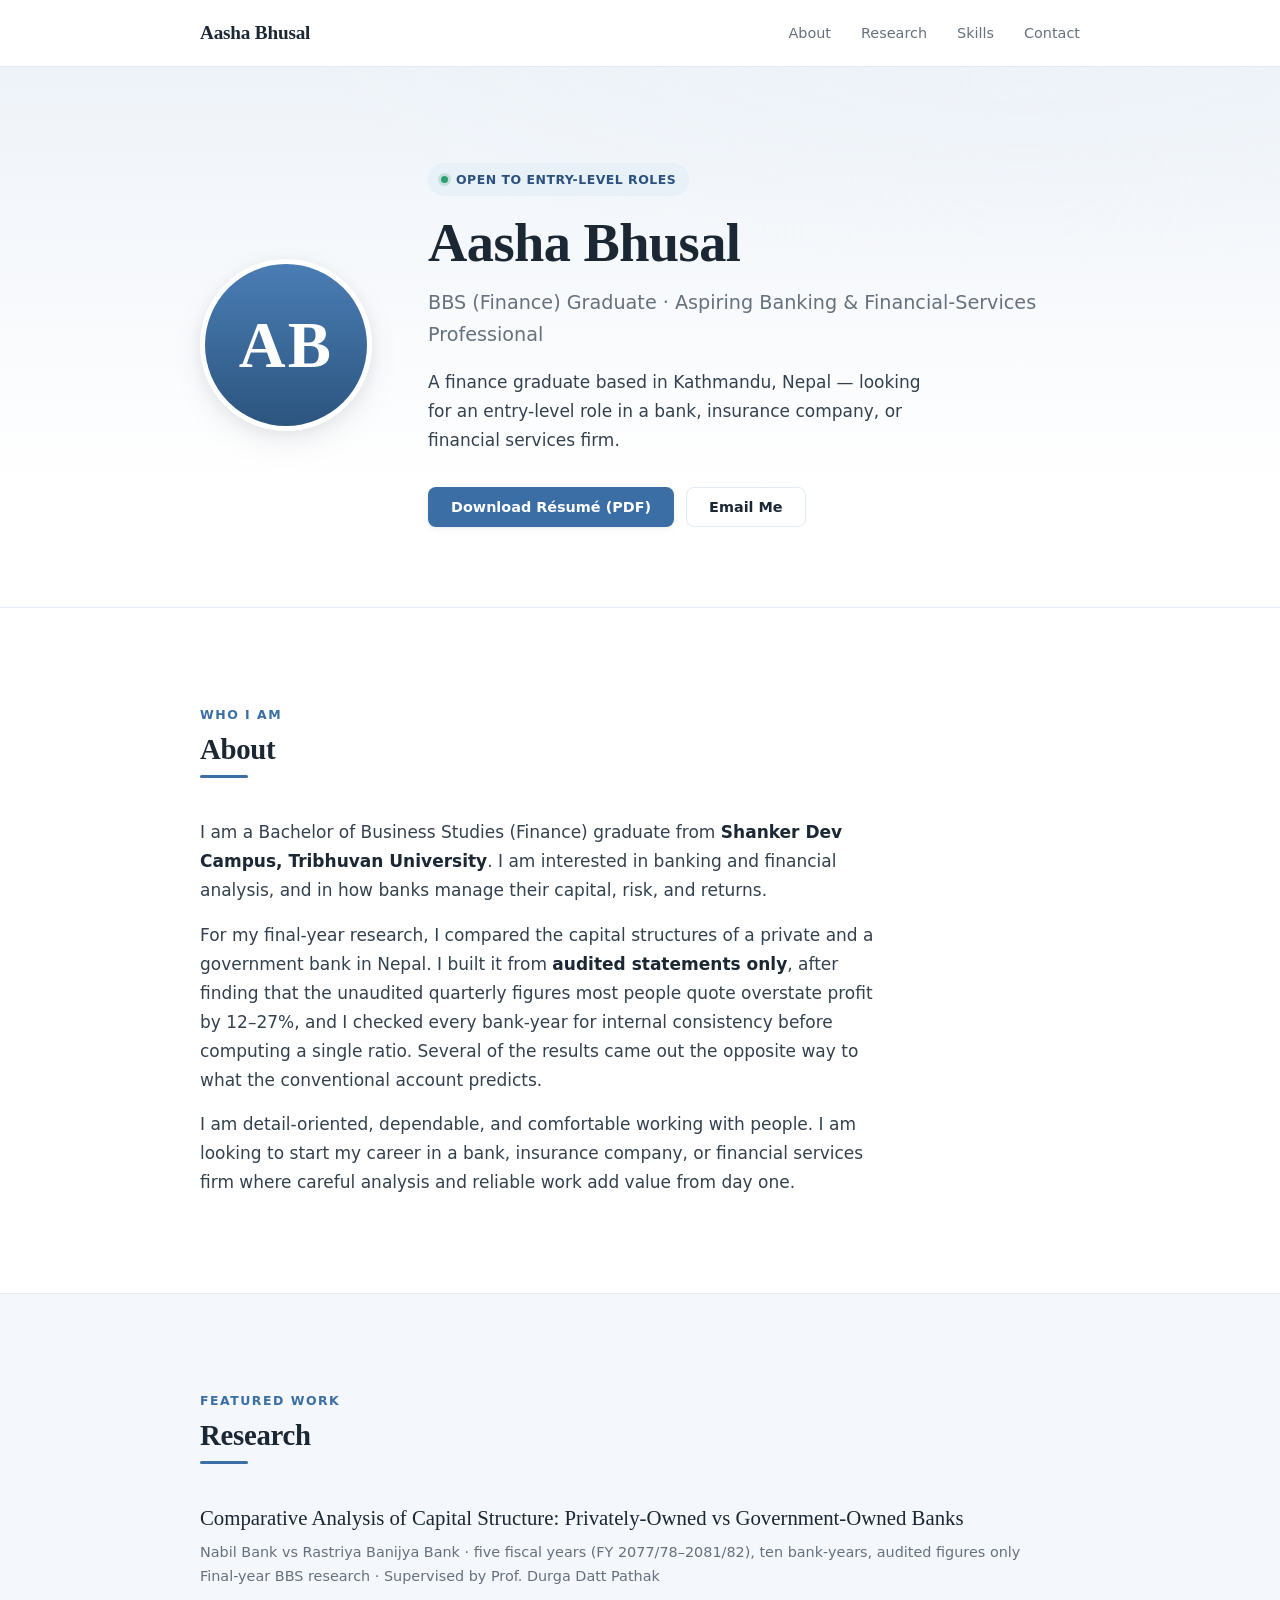
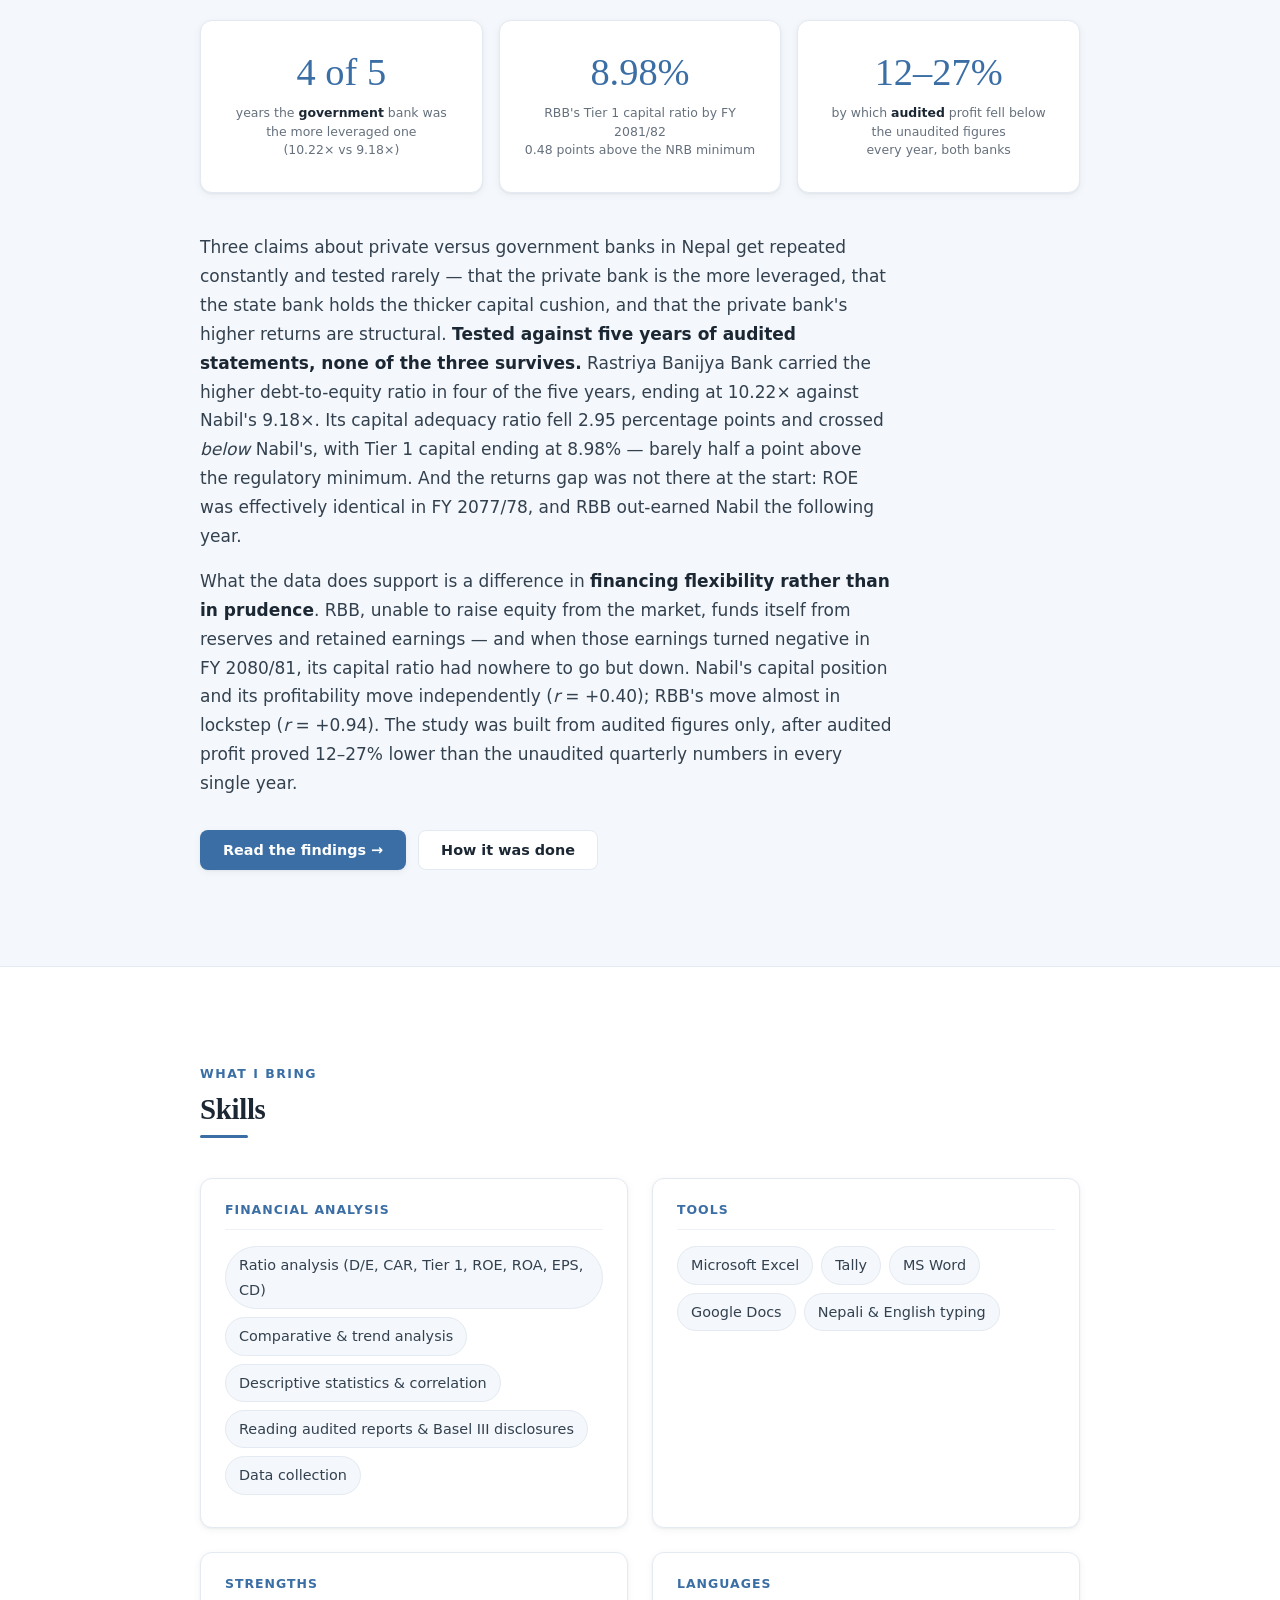
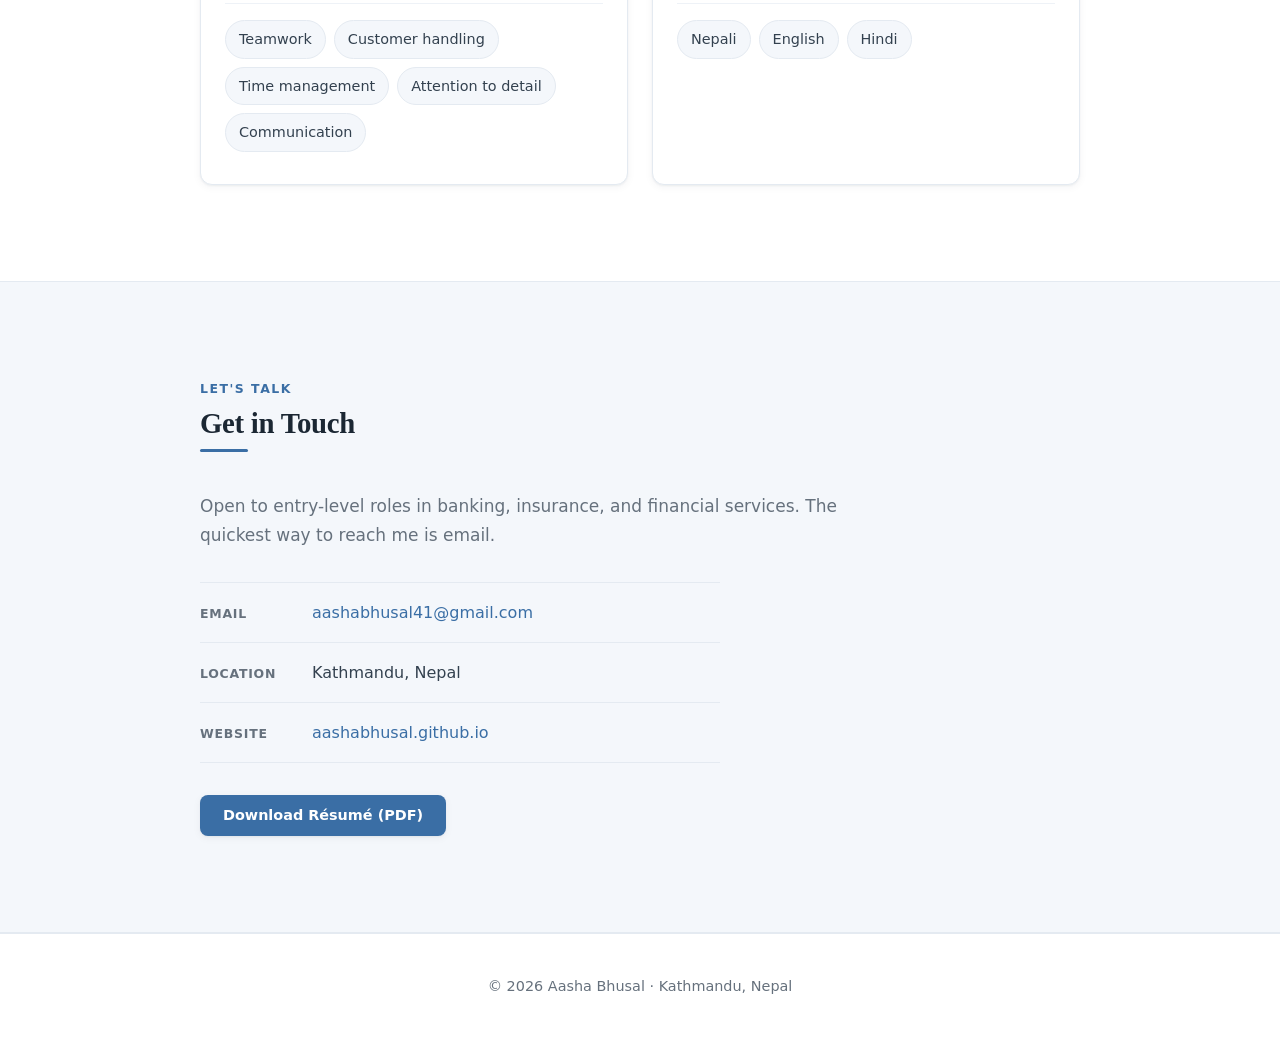
<file: index.html>
<!DOCTYPE html>
<html lang="en">
<head>
  <meta charset="UTF-8">
  <meta name="viewport" content="width=device-width, initial-scale=1.0">
  <title>Aasha Bhusal | Finance Graduate</title>
  <meta name="description" content="Aasha Bhusal. BBS (Finance) graduate from Tribhuvan University. Aspiring banking and financial services professional based in Kathmandu, Nepal.">
  <meta property="og:type" content="website">
  <meta property="og:title" content="Aasha Bhusal | BBS (Finance) Graduate">
  <meta property="og:description" content="Finance graduate based in Kathmandu, Nepal. Featured research: five years of audited data on Nabil Bank and Rastriya Banijya Bank, in which the government bank turns out to be the more leveraged one.">
  <link rel="icon" href="data:image/svg+xml,<svg xmlns='http://www.w3.org/2000/svg' viewBox='0 0 100 100'><text y='.9em' font-size='90'>📊</text></svg>">
  <link rel="stylesheet" href="style.css">
</head>
<body>

  <a class="visually-hidden skip-link" href="#about">Skip to content</a>

  <!-- ============ NAV ============ -->
  <header class="nav">
    <div class="container nav__inner">
      <a class="nav__brand" href="#top">Aasha&nbsp;Bhusal</a>
      <nav class="nav__links">
        <a href="#about">About</a>
        <a href="#research">Research</a>
        <a href="#skills">Skills</a>
        <a href="#contact">Contact</a>
      </nav>
    </div>
  </header>

  <!-- ============ HERO ============ -->
  <section id="top" class="hero">
    <div class="container hero__inner">
      <!-- Replace photo.svg with a real headshot: put photo.jpg in this folder
           and change the src below to "photo.jpg". Keep it roughly square. -->
      <img class="hero__photo" src="photo.svg" alt="Portrait of Aasha Bhusal">
      <div class="hero__text">
        <span class="hero__badge">Open to entry-level roles</span>
        <h1 class="hero__name">Aasha Bhusal</h1>
        <p class="hero__tagline">BBS (Finance) Graduate · Aspiring Banking &amp; Financial-Services Professional</p>
        <p class="hero__intro">
          A finance graduate based in Kathmandu, Nepal — looking for an entry-level role in a bank,
          insurance company, or financial services firm.
        </p>
        <div class="hero__actions">
          <a class="btn btn--primary" href="resume.pdf">Download Résumé (PDF)</a>
          <a class="btn btn--ghost" href="mailto:aashabhusal41@gmail.com">Email Me</a>
        </div>
      </div>
    </div>
  </section>

  <!-- ============ ABOUT ============ -->
  <section id="about" class="section">
    <div class="container">
      <header class="section__head">
        <p class="section__kicker">Who I am</p>
        <h2 class="section__title section__title--line">About</h2>
      </header>
      <div class="prose">
        <p>
          I am a Bachelor of Business Studies (Finance) graduate from
          <strong>Shanker Dev Campus, Tribhuvan University</strong>. I am interested in banking and
          financial analysis, and in how banks manage their capital, risk, and returns.
        </p>
        <p>
          For my final-year research, I compared the capital structures of a private and a government bank
          in Nepal. I built it from <strong>audited statements only</strong>, after finding that the
          unaudited quarterly figures most people quote overstate profit by 12–27%, and I checked every
          bank-year for internal consistency before computing a single ratio. Several of the results came
          out the opposite way to what the conventional account predicts.
        </p>
        <p>
          I am detail-oriented, dependable, and comfortable working with people. I am looking to start my
          career in a bank, insurance company, or financial services firm where careful analysis and
          reliable work add value from day one.
        </p>
      </div>
    </div>
  </section>

  <!-- ============ RESEARCH ============ -->
  <section id="research" class="section section--alt">
    <div class="container">
      <header class="section__head">
        <p class="section__kicker">Featured work</p>
        <h2 class="section__title section__title--line">Research</h2>
      </header>
      <p class="research__title">
        Comparative Analysis of Capital Structure: Privately-Owned vs Government-Owned Banks
      </p>
      <p class="research__sub">
        Nabil Bank vs Rastriya Banijya Bank · five fiscal years (FY 2077/78–2081/82), ten bank-years,
        audited figures only<br>
        Final-year BBS research · Supervised by Prof. Durga Datt Pathak
      </p>

      <div class="stats">
        <div class="stat">
          <span class="stat__num">4 of 5</span>
          <span class="stat__label">years the <strong>government</strong> bank was the more leveraged one<br>(10.22× vs 9.18×)</span>
        </div>
        <div class="stat">
          <span class="stat__num">8.98%</span>
          <span class="stat__label">RBB's Tier 1 capital ratio by FY 2081/82<br>0.48 points above the NRB minimum</span>
        </div>
        <div class="stat">
          <span class="stat__num">12–27%</span>
          <span class="stat__label">by which <strong>audited</strong> profit fell below the unaudited figures<br>every year, both banks</span>
        </div>
      </div>

      <div class="prose">
        <p>
          Three claims about private versus government banks in Nepal get repeated constantly and tested
          rarely — that the private bank is the more leveraged, that the state bank holds the thicker
          capital cushion, and that the private bank's higher returns are structural.
          <strong>Tested against five years of audited statements, none of the three survives.</strong>
          Rastriya Banijya Bank carried the higher debt-to-equity ratio in four of the five years, ending
          at 10.22× against Nabil's 9.18×. Its capital adequacy ratio fell 2.95 percentage points and
          crossed <em>below</em> Nabil's, with Tier 1 capital ending at 8.98% — barely half a point above
          the regulatory minimum. And the returns gap was not there at the start: ROE was effectively
          identical in FY 2077/78, and RBB out-earned Nabil the following year.
        </p>
        <p>
          What the data does support is a difference in <strong>financing flexibility rather than in
          prudence</strong>. RBB, unable to raise equity from the market, funds itself from reserves and
          retained earnings — and when those earnings turned negative in FY 2080/81, its capital ratio had
          nowhere to go but down. Nabil's capital position and its profitability move independently
          (<i>r</i> = +0.40); RBB's move almost in lockstep (<i>r</i> = +0.94). The study was built from
          audited figures only, after audited profit proved 12–27% lower than the unaudited quarterly
          numbers in every single year.
        </p>
      </div>

      <p class="research__more">
        <a class="btn btn--primary" href="research.html">Read the findings →</a>
        <a class="btn btn--ghost" href="methods.html">How it was done</a>
      </p>
    </div>
  </section>

  <!-- ============ SKILLS ============ -->
  <section id="skills" class="section">
    <div class="container">
      <header class="section__head">
        <p class="section__kicker">What I bring</p>
        <h2 class="section__title section__title--line">Skills</h2>
      </header>
      <div class="skills">
        <div class="skills__group">
          <h3>Financial Analysis</h3>
          <ul class="chips">
            <li>Ratio analysis (D/E, CAR, Tier&nbsp;1, ROE, ROA, EPS, CD)</li>
            <li>Comparative &amp; trend analysis</li>
            <li>Descriptive statistics &amp; correlation</li>
            <li>Reading audited reports &amp; Basel III disclosures</li>
            <li>Data collection</li>
          </ul>
        </div>
        <div class="skills__group">
          <h3>Tools</h3>
          <ul class="chips">
            <li>Microsoft Excel</li>
            <li>Tally</li>
            <li>MS Word</li>
            <li>Google Docs</li>
            <li>Nepali &amp; English typing</li>
          </ul>
        </div>
        <div class="skills__group">
          <h3>Strengths</h3>
          <ul class="chips">
            <li>Teamwork</li>
            <li>Customer handling</li>
            <li>Time management</li>
            <li>Attention to detail</li>
            <li>Communication</li>
          </ul>
        </div>
        <div class="skills__group">
          <h3>Languages</h3>
          <ul class="chips">
            <li>Nepali</li>
            <li>English</li>
            <li>Hindi</li>
          </ul>
        </div>
      </div>
    </div>
  </section>

  <!-- ============ CONTACT ============ -->
  <section id="contact" class="section section--alt">
    <div class="container contact">
      <header class="section__head">
        <p class="section__kicker">Let's talk</p>
        <h2 class="section__title section__title--line">Get in Touch</h2>
      </header>
      <p class="contact__lead">Open to entry-level roles in banking, insurance, and financial services. The quickest way to reach me is email.</p>
      <ul class="contact__list">
        <li><span>Email</span><a href="mailto:aashabhusal41@gmail.com">aashabhusal41@gmail.com</a></li>
        <li><span>Location</span><span>Kathmandu, Nepal</span></li>
        <li><span>Website</span><a href="https://aashabhusal.github.io/">aashabhusal.github.io</a></li>
        <!-- Add LinkedIn / GitHub here once the accounts exist, e.g.:
        <li><span>LinkedIn</span><a href="https://linkedin.com/in/USERNAME">linkedin.com/in/USERNAME</a></li>
        -->
      </ul>
      <a class="btn btn--primary" href="resume.pdf">Download Résumé (PDF)</a>
    </div>
  </section>

  <footer class="footer">
    <div class="container">
      <p>© <span id="year"></span> Aasha Bhusal · Kathmandu, Nepal</p>
    </div>
  </footer>

  <script>document.getElementById('year').textContent = new Date().getFullYear();</script>
</body>
</html>
</file>
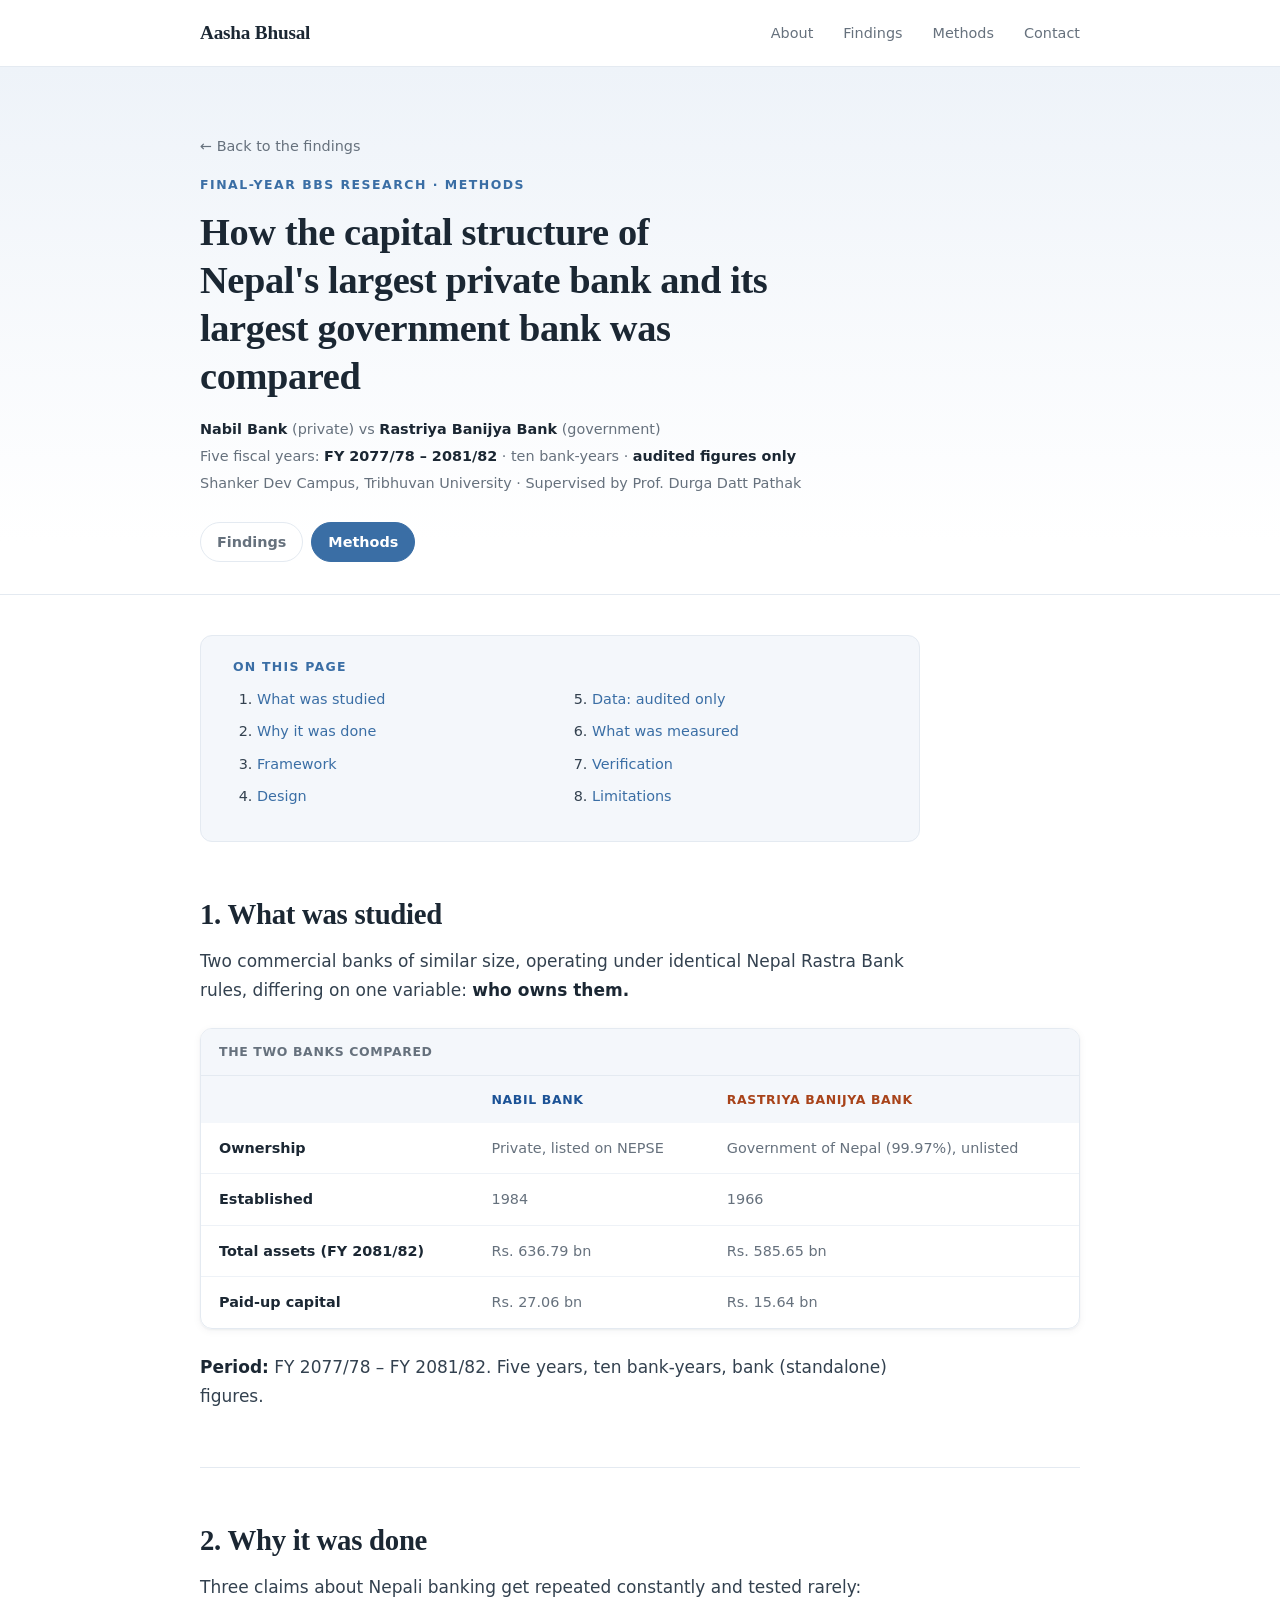
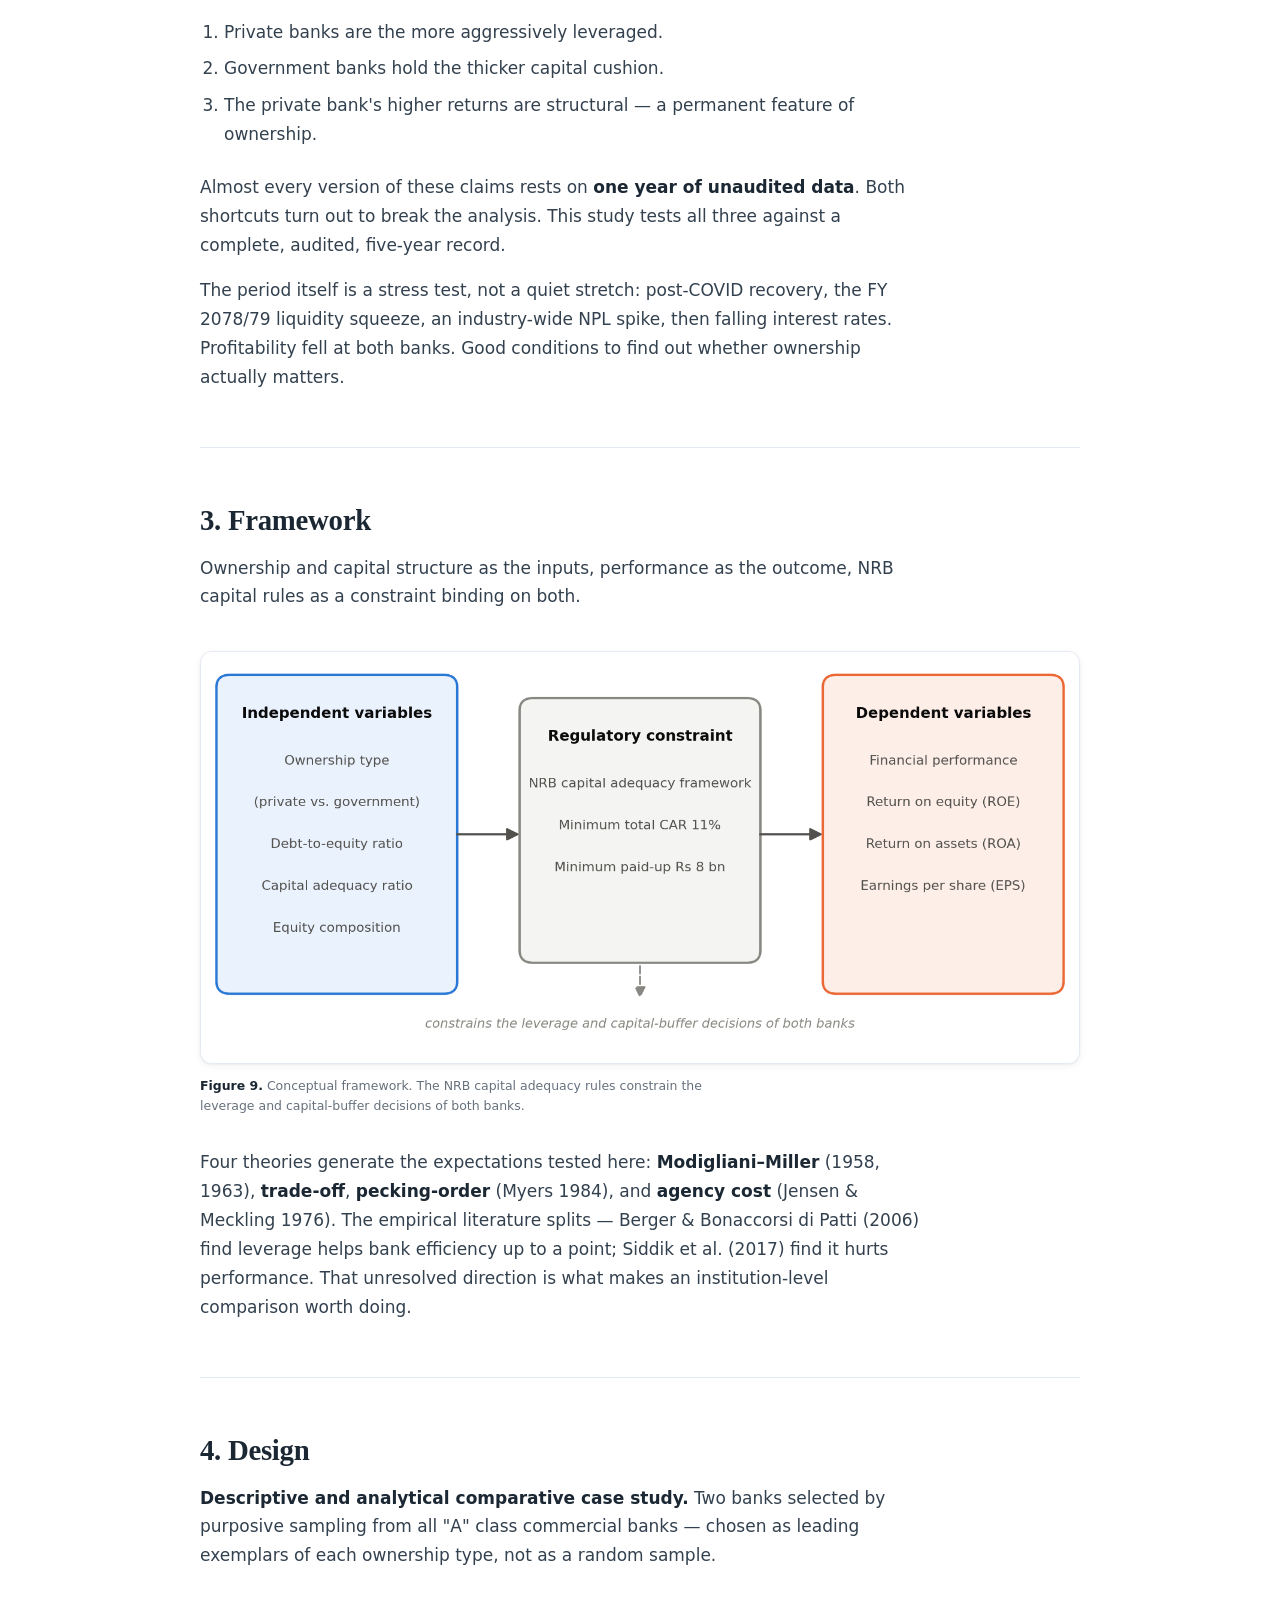
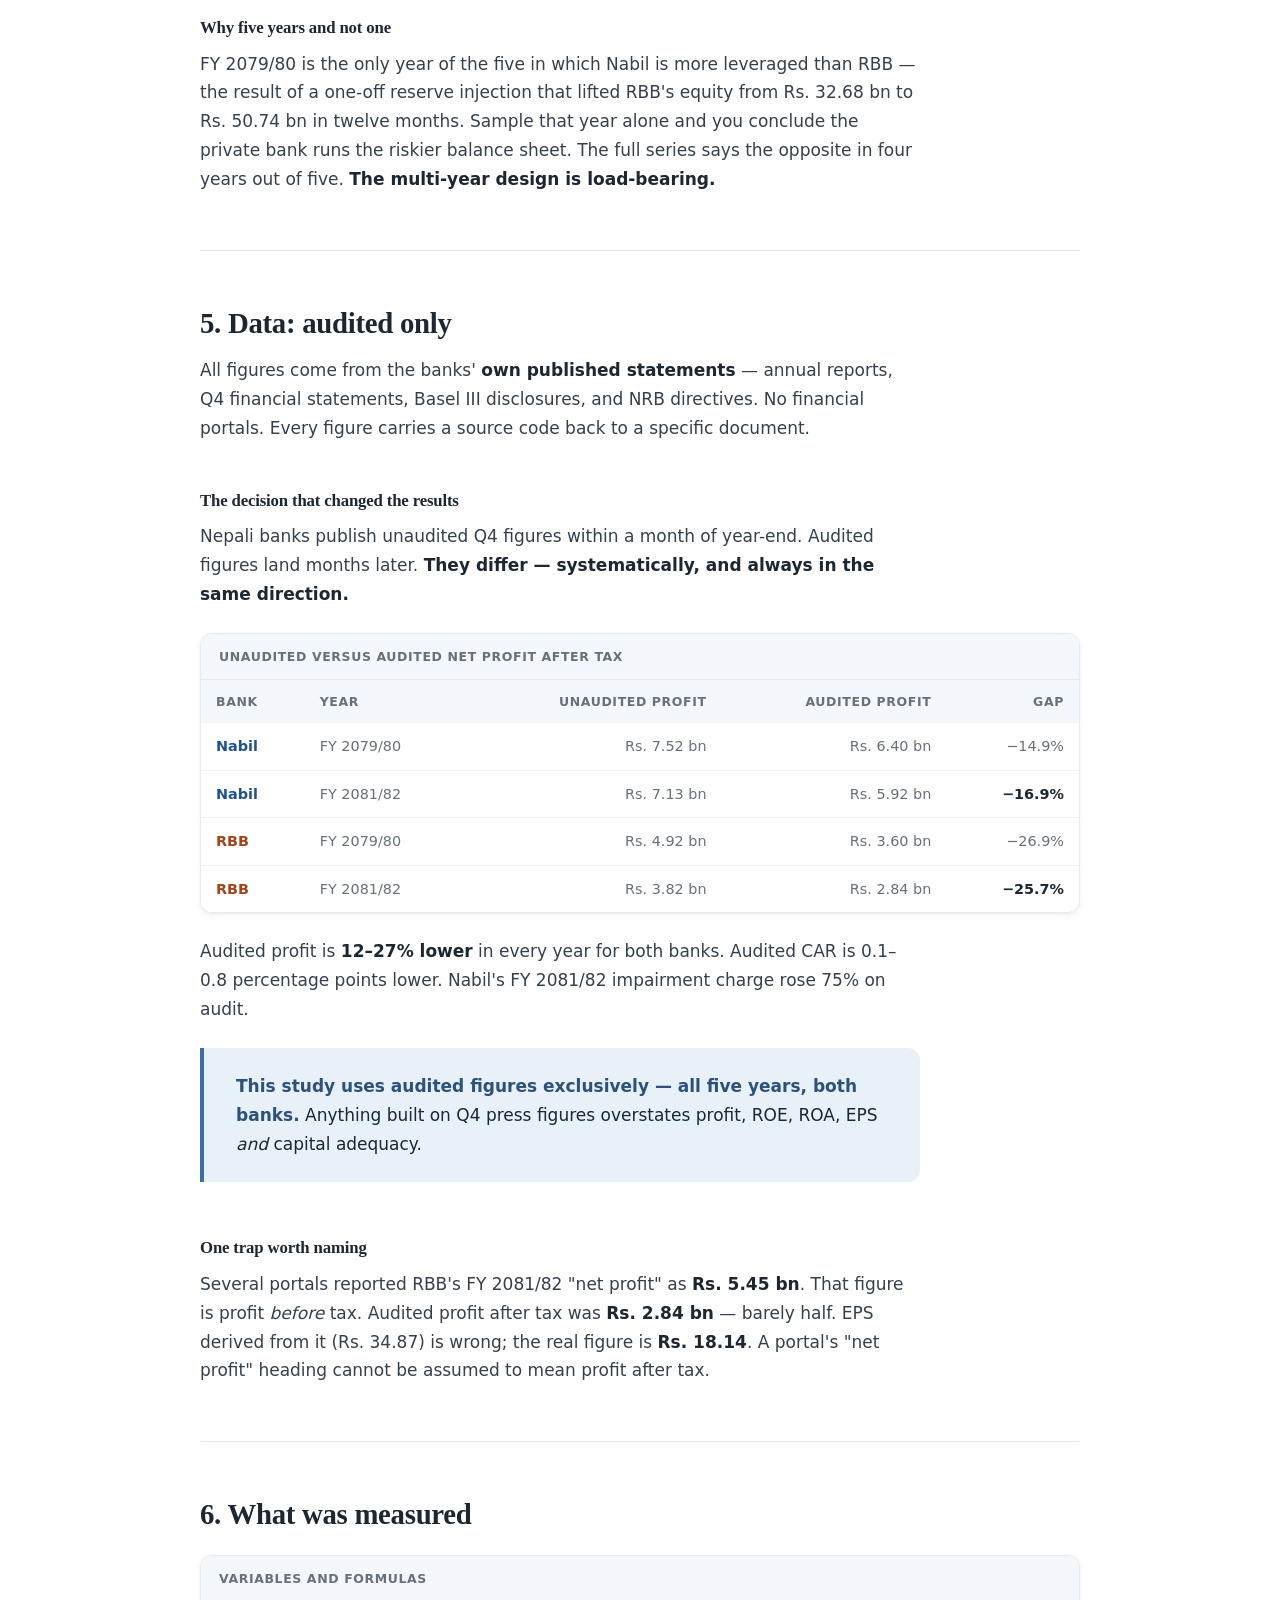
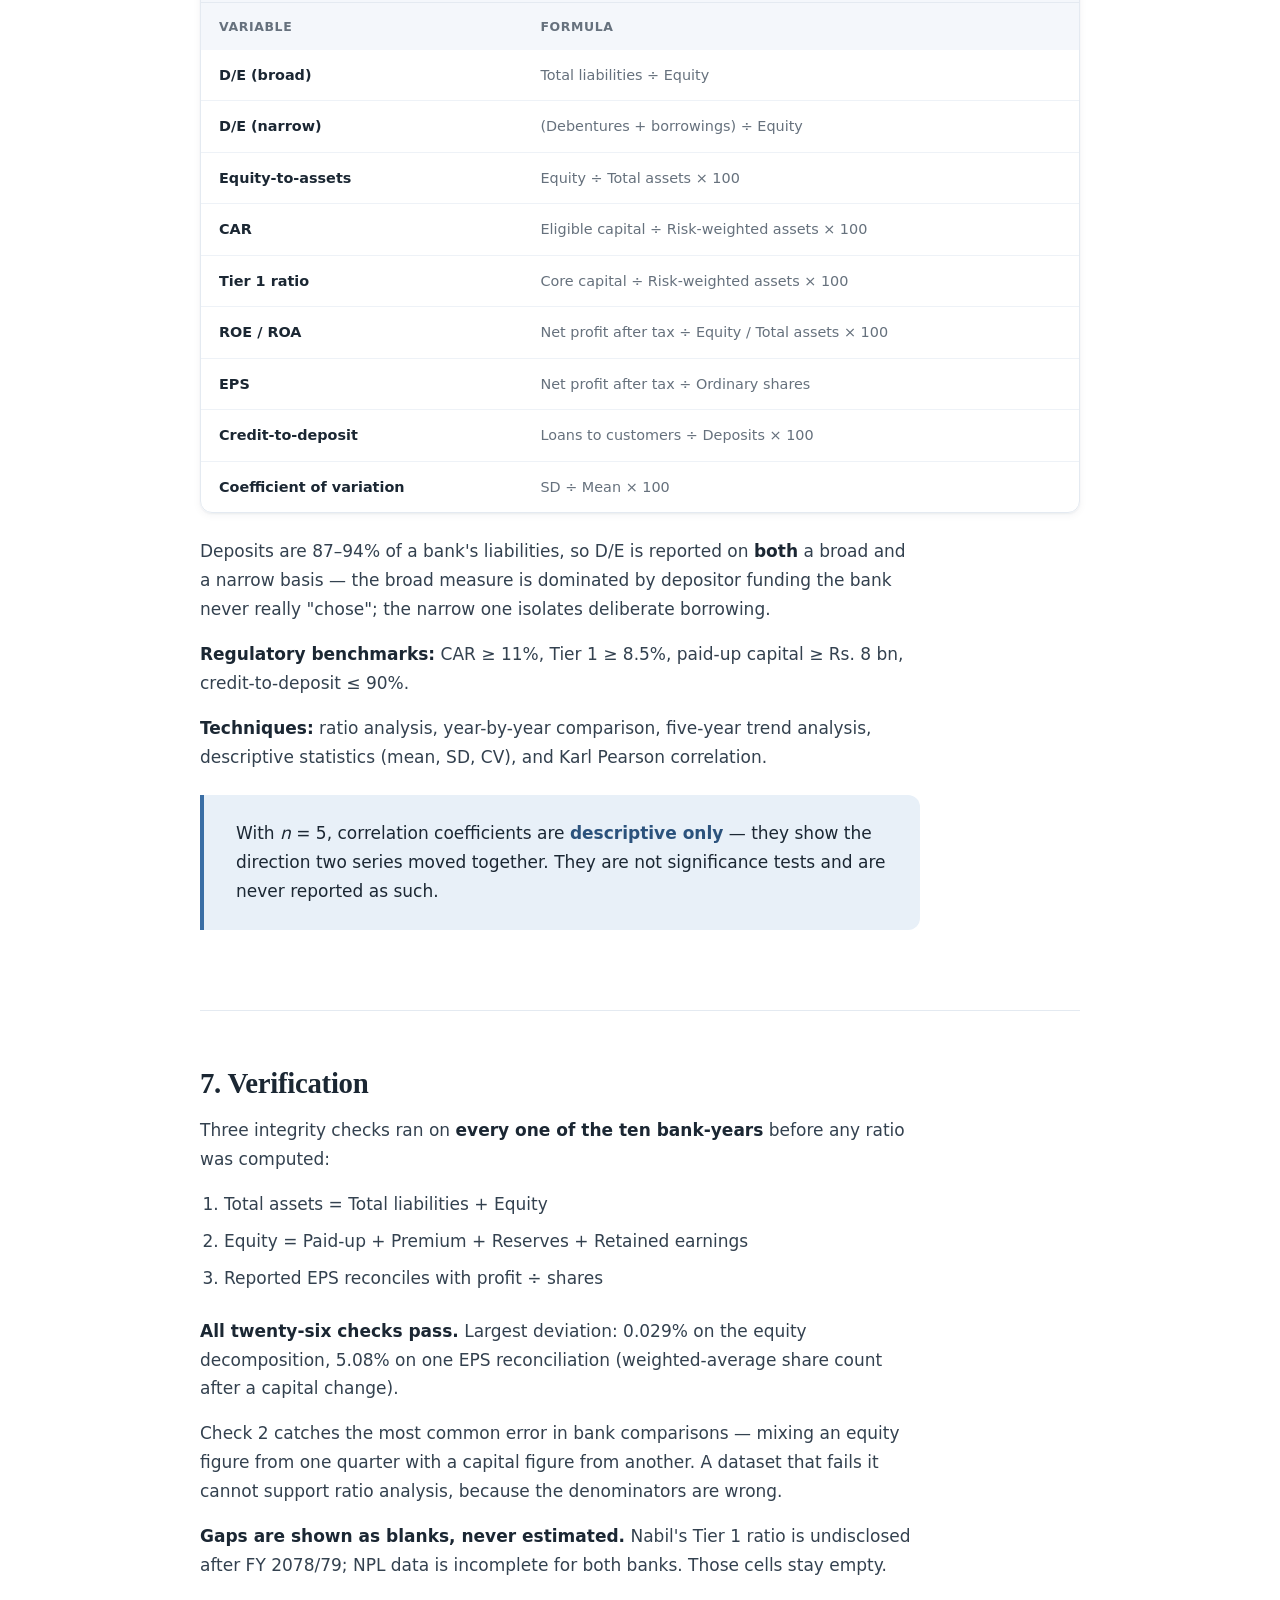
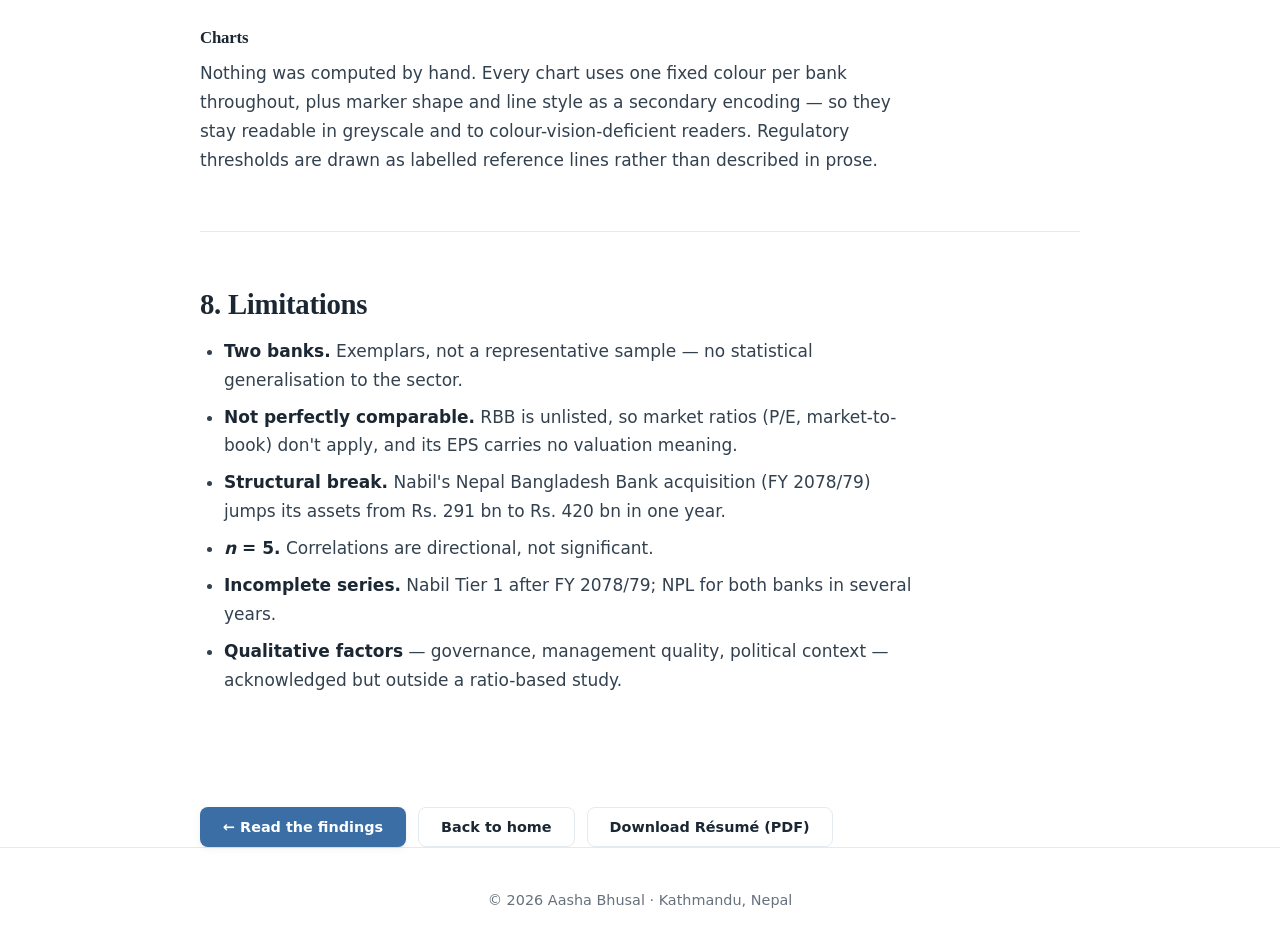
<file: methods.html>
<!DOCTYPE html>
<html lang="en">
<head>
  <meta charset="UTF-8">
  <meta name="viewport" content="width=device-width, initial-scale=1.0">
  <title>Methods — Capital Structure Study | Aasha Bhusal</title>
  <meta name="description" content="How the Nabil Bank vs Rastriya Banijya Bank capital structure study was designed: audited-only data, ten bank-years, twenty-six integrity checks, and why five years rather than one.">
  <meta property="og:type" content="article">
  <meta property="og:title" content="Methods — Nabil Bank vs Rastriya Banijya Bank, FY 2077/78–2081/82">
  <meta property="og:description" content="Audited figures only. Audited profit ran 12–27% below the unaudited quarterly numbers in every year, for both banks.">
  <link rel="icon" href="data:image/svg+xml,<svg xmlns='http://www.w3.org/2000/svg' viewBox='0 0 100 100'><text y='.9em' font-size='90'>📊</text></svg>">
  <link rel="stylesheet" href="style.css">
</head>
<body>

  <a class="visually-hidden skip-link" href="#m1">Skip to the methodology</a>

  <!-- ============ NAV ============ -->
  <header class="nav">
    <div class="container nav__inner">
      <a class="nav__brand" href="index.html">Aasha&nbsp;Bhusal</a>
      <nav class="nav__links">
        <a href="index.html#about">About</a>
        <a href="research.html">Findings</a>
        <a href="methods.html">Methods</a>
        <a href="index.html#contact">Contact</a>
      </nav>
    </div>
  </header>

  <!-- ============ TITLE ============ -->
  <section class="report">
    <div class="container">
      <a class="back-link" href="research.html">← Back to the findings</a>
      <p class="report__eyebrow">Final-year BBS Research · Methods</p>
      <h1 class="report__title">How the capital structure of Nepal's largest private bank and its largest government bank was compared</h1>
      <p class="report__meta">
        <strong>Nabil Bank</strong> (private) vs <strong>Rastriya Banijya Bank</strong> (government)<br>
        Five fiscal years: <strong>FY 2077/78 – 2081/82</strong> · ten bank-years · <strong>audited figures only</strong><br>
        Shanker Dev Campus, Tribhuvan University · Supervised by Prof. Durga Datt Pathak
      </p>
      <nav class="report-nav" aria-label="Report sections">
        <a href="research.html">Findings</a>
        <a href="methods.html" aria-current="page">Methods</a>
      </nav>
    </div>
  </section>

  <div class="container">

    <!-- ============ CONTENTS ============ -->
    <nav class="toc" aria-label="Contents">
      <h2>On this page</h2>
      <ol>
        <li><a href="#m1">What was studied</a></li>
        <li><a href="#m2">Why it was done</a></li>
        <li><a href="#m3">Framework</a></li>
        <li><a href="#m4">Design</a></li>
        <li><a href="#audited">Data: audited only</a></li>
        <li><a href="#m6">What was measured</a></li>
        <li><a href="#m7">Verification</a></li>
        <li><a href="#m8">Limitations</a></li>
      </ol>
    </nav>

    <!-- ============ 1. WHAT WAS STUDIED ============ -->
    <section id="m1" class="report-section">
      <h2>1. What was studied</h2>
      <p>
        Two commercial banks of similar size, operating under identical Nepal Rastra Bank rules, differing on
        one variable: <strong>who owns them.</strong>
      </p>

      <div class="table-wrap bleed">
        <table class="data-table">
          <caption>The two banks compared</caption>
          <thead>
            <tr>
              <th scope="col">&nbsp;</th>
              <th scope="col" class="n-nabil">Nabil Bank</th>
              <th scope="col" class="n-rbb">Rastriya Banijya Bank</th>
            </tr>
          </thead>
          <tbody>
            <tr><th scope="row">Ownership</th><td>Private, listed on NEPSE</td><td>Government of Nepal (99.97%), unlisted</td></tr>
            <tr><th scope="row">Established</th><td>1984</td><td>1966</td></tr>
            <tr><th scope="row">Total assets (FY 2081/82)</th><td>Rs. 636.79 bn</td><td>Rs. 585.65 bn</td></tr>
            <tr><th scope="row">Paid-up capital</th><td>Rs. 27.06 bn</td><td>Rs. 15.64 bn</td></tr>
          </tbody>
        </table>
      </div>

      <p>
        <strong>Period:</strong> FY 2077/78 – FY 2081/82. Five years, ten bank-years, bank (standalone) figures.
      </p>
    </section>

    <!-- ============ 2. WHY ============ -->
    <section id="m2" class="report-section">
      <h2>2. Why it was done</h2>
      <p>Three claims about Nepali banking get repeated constantly and tested rarely:</p>
      <ol>
        <li>Private banks are the more aggressively leveraged.</li>
        <li>Government banks hold the thicker capital cushion.</li>
        <li>The private bank's higher returns are structural — a permanent feature of ownership.</li>
      </ol>
      <p>
        Almost every version of these claims rests on <strong>one year of unaudited data</strong>. Both
        shortcuts turn out to break the analysis. This study tests all three against a complete, audited,
        five-year record.
      </p>
      <p>
        The period itself is a stress test, not a quiet stretch: post-COVID recovery, the FY 2078/79 liquidity
        squeeze, an industry-wide NPL spike, then falling interest rates. Profitability fell at both banks.
        Good conditions to find out whether ownership actually matters.
      </p>
    </section>

    <!-- ============ 3. FRAMEWORK ============ -->
    <section id="m3" class="report-section">
      <h2>3. Framework</h2>
      <p>
        Ownership and capital structure as the inputs, performance as the outcome, NRB capital rules as a
        constraint binding on both.
      </p>

      <figure class="fig bleed">
        <img src="figures/fig_1_1_framework.png" width="1466" height="686" decoding="async"
             alt="A three-box diagram. Independent variables — ownership type, debt-to-equity ratio, capital adequacy ratio and equity composition — feed into a regulatory constraint box holding the NRB capital adequacy framework, an 11% minimum total CAR and a Rs. 8 bn minimum paid-up capital, which in turn feeds into dependent variables: financial performance, return on equity, return on assets and earnings per share.">
        <figcaption>
          <b>Figure 9.</b> Conceptual framework. The NRB capital adequacy rules constrain the leverage and
          capital-buffer decisions of both banks.
        </figcaption>
      </figure>

      <p>
        Four theories generate the expectations tested here: <strong>Modigliani–Miller</strong> (1958, 1963),
        <strong>trade-off</strong>, <strong>pecking-order</strong> (Myers 1984), and <strong>agency
        cost</strong> (Jensen &amp; Meckling 1976). The empirical literature splits — Berger &amp; Bonaccorsi
        di Patti (2006) find leverage helps bank efficiency up to a point; Siddik et al. (2017) find it hurts
        performance. That unresolved direction is what makes an institution-level comparison worth doing.
      </p>
    </section>

    <!-- ============ 4. DESIGN ============ -->
    <section id="m4" class="report-section">
      <h2>4. Design</h2>
      <p>
        <strong>Descriptive and analytical comparative case study.</strong> Two banks selected by purposive
        sampling from all "A" class commercial banks — chosen as leading exemplars of each ownership type, not
        as a random sample.
      </p>

      <h3>Why five years and not one</h3>
      <p>
        FY 2079/80 is the only year of the five in which Nabil is more leveraged than RBB — the result of a
        one-off reserve injection that lifted RBB's equity from Rs. 32.68 bn to Rs. 50.74 bn in twelve months.
        Sample that year alone and you conclude the private bank runs the riskier balance sheet. The full
        series says the opposite in four years out of five. <strong>The multi-year design is
        load-bearing.</strong>
      </p>
    </section>

    <!-- ============ 5. DATA ============ -->
    <section id="audited" class="report-section">
      <h2>5. Data: audited only</h2>
      <p>
        All figures come from the banks' <strong>own published statements</strong> — annual reports, Q4
        financial statements, Basel III disclosures, and NRB directives. No financial portals. Every figure
        carries a source code back to a specific document.
      </p>

      <h3>The decision that changed the results</h3>
      <p>
        Nepali banks publish unaudited Q4 figures within a month of year-end. Audited figures land months
        later. <strong>They differ — systematically, and always in the same direction.</strong>
      </p>

      <div class="table-wrap bleed">
        <table class="data-table data-table--years">
          <caption>Unaudited versus audited net profit after tax</caption>
          <thead>
            <tr>
              <th scope="col" class="th-label">Bank</th>
              <th scope="col" class="th-label">Year</th>
              <th scope="col">Unaudited profit</th>
              <th scope="col">Audited profit</th>
              <th scope="col">Gap</th>
            </tr>
          </thead>
          <tbody>
            <tr>
              <th scope="row" class="n-nabil">Nabil</th>
              <td class="td-label">FY 2079/80</td>
              <td>Rs. 7.52 bn</td><td>Rs. 6.40 bn</td><td>−14.9%</td>
            </tr>
            <tr>
              <th scope="row" class="n-nabil">Nabil</th>
              <td class="td-label">FY 2081/82</td>
              <td>Rs. 7.13 bn</td><td>Rs. 5.92 bn</td><td class="is-key">−16.9%</td>
            </tr>
            <tr class="is-groupstart">
              <th scope="row" class="n-rbb">RBB</th>
              <td class="td-label">FY 2079/80</td>
              <td>Rs. 4.92 bn</td><td>Rs. 3.60 bn</td><td>−26.9%</td>
            </tr>
            <tr>
              <th scope="row" class="n-rbb">RBB</th>
              <td class="td-label">FY 2081/82</td>
              <td>Rs. 3.82 bn</td><td>Rs. 2.84 bn</td><td class="is-key">−25.7%</td>
            </tr>
          </tbody>
        </table>
      </div>

      <p>
        Audited profit is <strong>12–27% lower</strong> in every year for both banks. Audited CAR is 0.1–0.8
        percentage points lower. Nabil's FY 2081/82 impairment charge rose 75% on audit.
      </p>

      <div class="callout">
        <p>
          <strong>This study uses audited figures exclusively — all five years, both banks.</strong> Anything
          built on Q4 press figures overstates profit, ROE, ROA, EPS <em>and</em> capital adequacy.
        </p>
      </div>

      <h3>One trap worth naming</h3>
      <p>
        Several portals reported RBB's FY 2081/82 "net profit" as <strong>Rs. 5.45 bn</strong>. That figure is
        profit <em>before</em> tax. Audited profit after tax was <strong>Rs. 2.84 bn</strong> — barely half.
        EPS derived from it (Rs. 34.87) is wrong; the real figure is <strong>Rs. 18.14</strong>. A portal's
        "net profit" heading cannot be assumed to mean profit after tax.
      </p>
    </section>

    <!-- ============ 6. WHAT WAS MEASURED ============ -->
    <section id="m6" class="report-section">
      <h2>6. What was measured</h2>

      <div class="table-wrap bleed">
        <table class="data-table">
          <caption>Variables and formulas</caption>
          <thead>
            <tr>
              <th scope="col">Variable</th>
              <th scope="col">Formula</th>
            </tr>
          </thead>
          <tbody>
            <tr><th scope="row">D/E (broad)</th><td>Total liabilities ÷ Equity</td></tr>
            <tr><th scope="row">D/E (narrow)</th><td>(Debentures + borrowings) ÷ Equity</td></tr>
            <tr><th scope="row">Equity-to-assets</th><td>Equity ÷ Total assets × 100</td></tr>
            <tr><th scope="row">CAR</th><td>Eligible capital ÷ Risk-weighted assets × 100</td></tr>
            <tr><th scope="row">Tier 1 ratio</th><td>Core capital ÷ Risk-weighted assets × 100</td></tr>
            <tr><th scope="row">ROE / ROA</th><td>Net profit after tax ÷ Equity / Total assets × 100</td></tr>
            <tr><th scope="row">EPS</th><td>Net profit after tax ÷ Ordinary shares</td></tr>
            <tr><th scope="row">Credit-to-deposit</th><td>Loans to customers ÷ Deposits × 100</td></tr>
            <tr><th scope="row">Coefficient of variation</th><td>SD ÷ Mean × 100</td></tr>
          </tbody>
        </table>
      </div>

      <p>
        Deposits are 87–94% of a bank's liabilities, so D/E is reported on <strong>both</strong> a broad and a
        narrow basis — the broad measure is dominated by depositor funding the bank never really "chose"; the
        narrow one isolates deliberate borrowing.
      </p>
      <p>
        <strong>Regulatory benchmarks:</strong> CAR ≥ 11%, Tier 1 ≥ 8.5%, paid-up capital ≥ Rs. 8 bn,
        credit-to-deposit ≤ 90%.
      </p>
      <p>
        <strong>Techniques:</strong> ratio analysis, year-by-year comparison, five-year trend analysis,
        descriptive statistics (mean, SD, CV), and Karl Pearson correlation.
      </p>

      <div class="callout">
        <p>
          With <i>n</i> = 5, correlation coefficients are <strong>descriptive only</strong> — they show the
          direction two series moved together. They are not significance tests and are never reported as such.
        </p>
      </div>
    </section>

    <!-- ============ 7. VERIFICATION ============ -->
    <section id="m7" class="report-section">
      <h2>7. Verification</h2>
      <p>
        Three integrity checks ran on <strong>every one of the ten bank-years</strong> before any ratio was
        computed:
      </p>
      <ol>
        <li>Total assets = Total liabilities + Equity</li>
        <li>Equity = Paid-up + Premium + Reserves + Retained earnings</li>
        <li>Reported EPS reconciles with profit ÷ shares</li>
      </ol>
      <p>
        <strong>All twenty-six checks pass.</strong> Largest deviation: 0.029% on the equity decomposition,
        5.08% on one EPS reconciliation (weighted-average share count after a capital change).
      </p>
      <p>
        Check 2 catches the most common error in bank comparisons — mixing an equity figure from one quarter
        with a capital figure from another. A dataset that fails it cannot support ratio analysis, because the
        denominators are wrong.
      </p>
      <p>
        <strong>Gaps are shown as blanks, never estimated.</strong> Nabil's Tier 1 ratio is undisclosed after
        FY 2078/79; NPL data is incomplete for both banks. Those cells stay empty.
      </p>

      <h3>Charts</h3>
      <p>
        Nothing was computed by hand. Every chart uses one fixed colour per bank throughout, plus marker shape
        and line style as a secondary encoding — so they stay readable in greyscale and to colour-vision-deficient
        readers. Regulatory thresholds are drawn as labelled reference lines rather than described in prose.
      </p>
    </section>

    <!-- ============ 8. LIMITATIONS ============ -->
    <section id="m8" class="report-section">
      <h2>8. Limitations</h2>
      <ul>
        <li><strong>Two banks.</strong> Exemplars, not a representative sample — no statistical generalisation to the sector.</li>
        <li><strong>Not perfectly comparable.</strong> RBB is unlisted, so market ratios (P/E, market-to-book) don't apply, and its EPS carries no valuation meaning.</li>
        <li><strong>Structural break.</strong> Nabil's Nepal Bangladesh Bank acquisition (FY 2078/79) jumps its assets from Rs. 291 bn to Rs. 420 bn in one year.</li>
        <li><strong><i>n</i> = 5.</strong> Correlations are directional, not significant.</li>
        <li><strong>Incomplete series.</strong> Nabil Tier 1 after FY 2078/79; NPL for both banks in several years.</li>
        <li><strong>Qualitative factors</strong> — governance, management quality, political context — acknowledged but outside a ratio-based study.</li>
      </ul>
    </section>

    <p class="research__more">
      <a class="btn btn--primary" href="research.html">← Read the findings</a>
      <a class="btn btn--ghost" href="index.html">Back to home</a>
      <a class="btn btn--ghost" href="resume.pdf">Download Résumé (PDF)</a>
    </p>

  </div>

  <footer class="footer">
    <div class="container">
      <p>© <span id="year"></span> Aasha Bhusal · Kathmandu, Nepal</p>
    </div>
  </footer>

  <script>document.getElementById('year').textContent = new Date().getFullYear();</script>
</body>
</html>
</file>
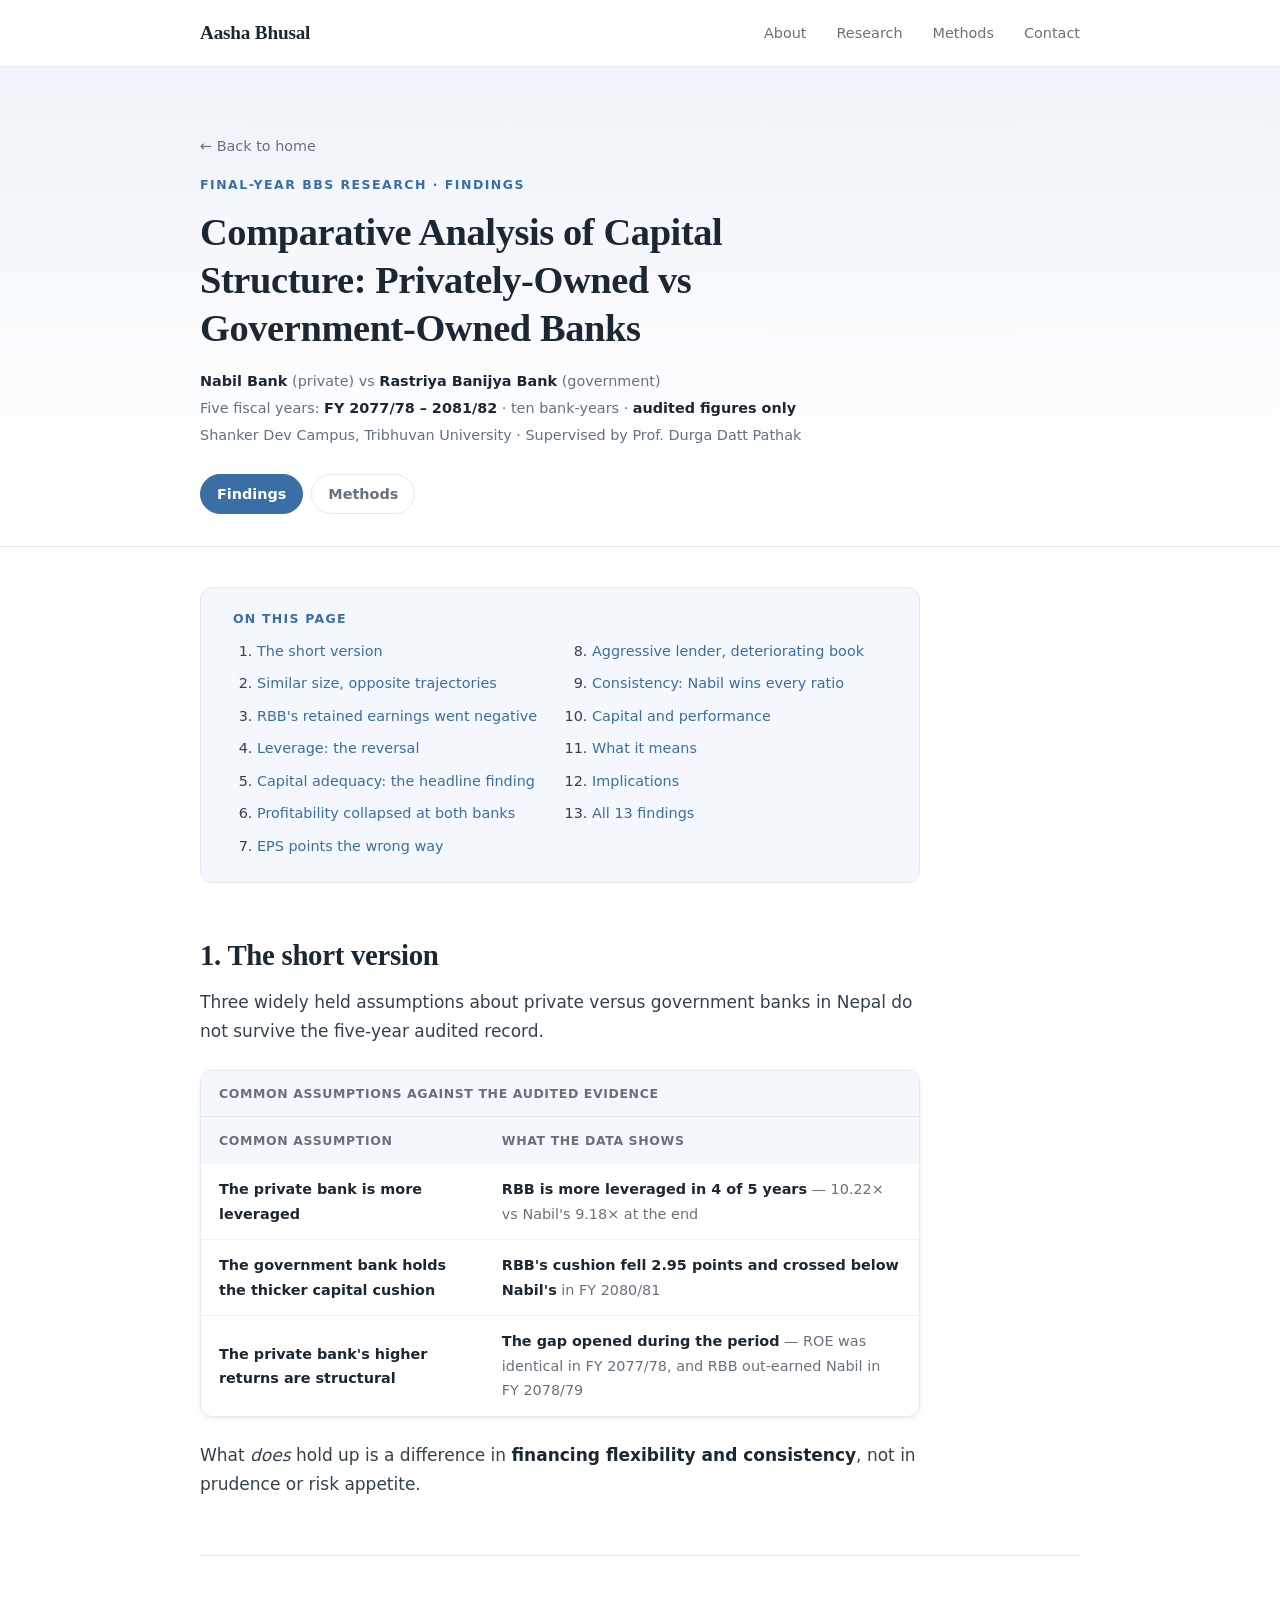
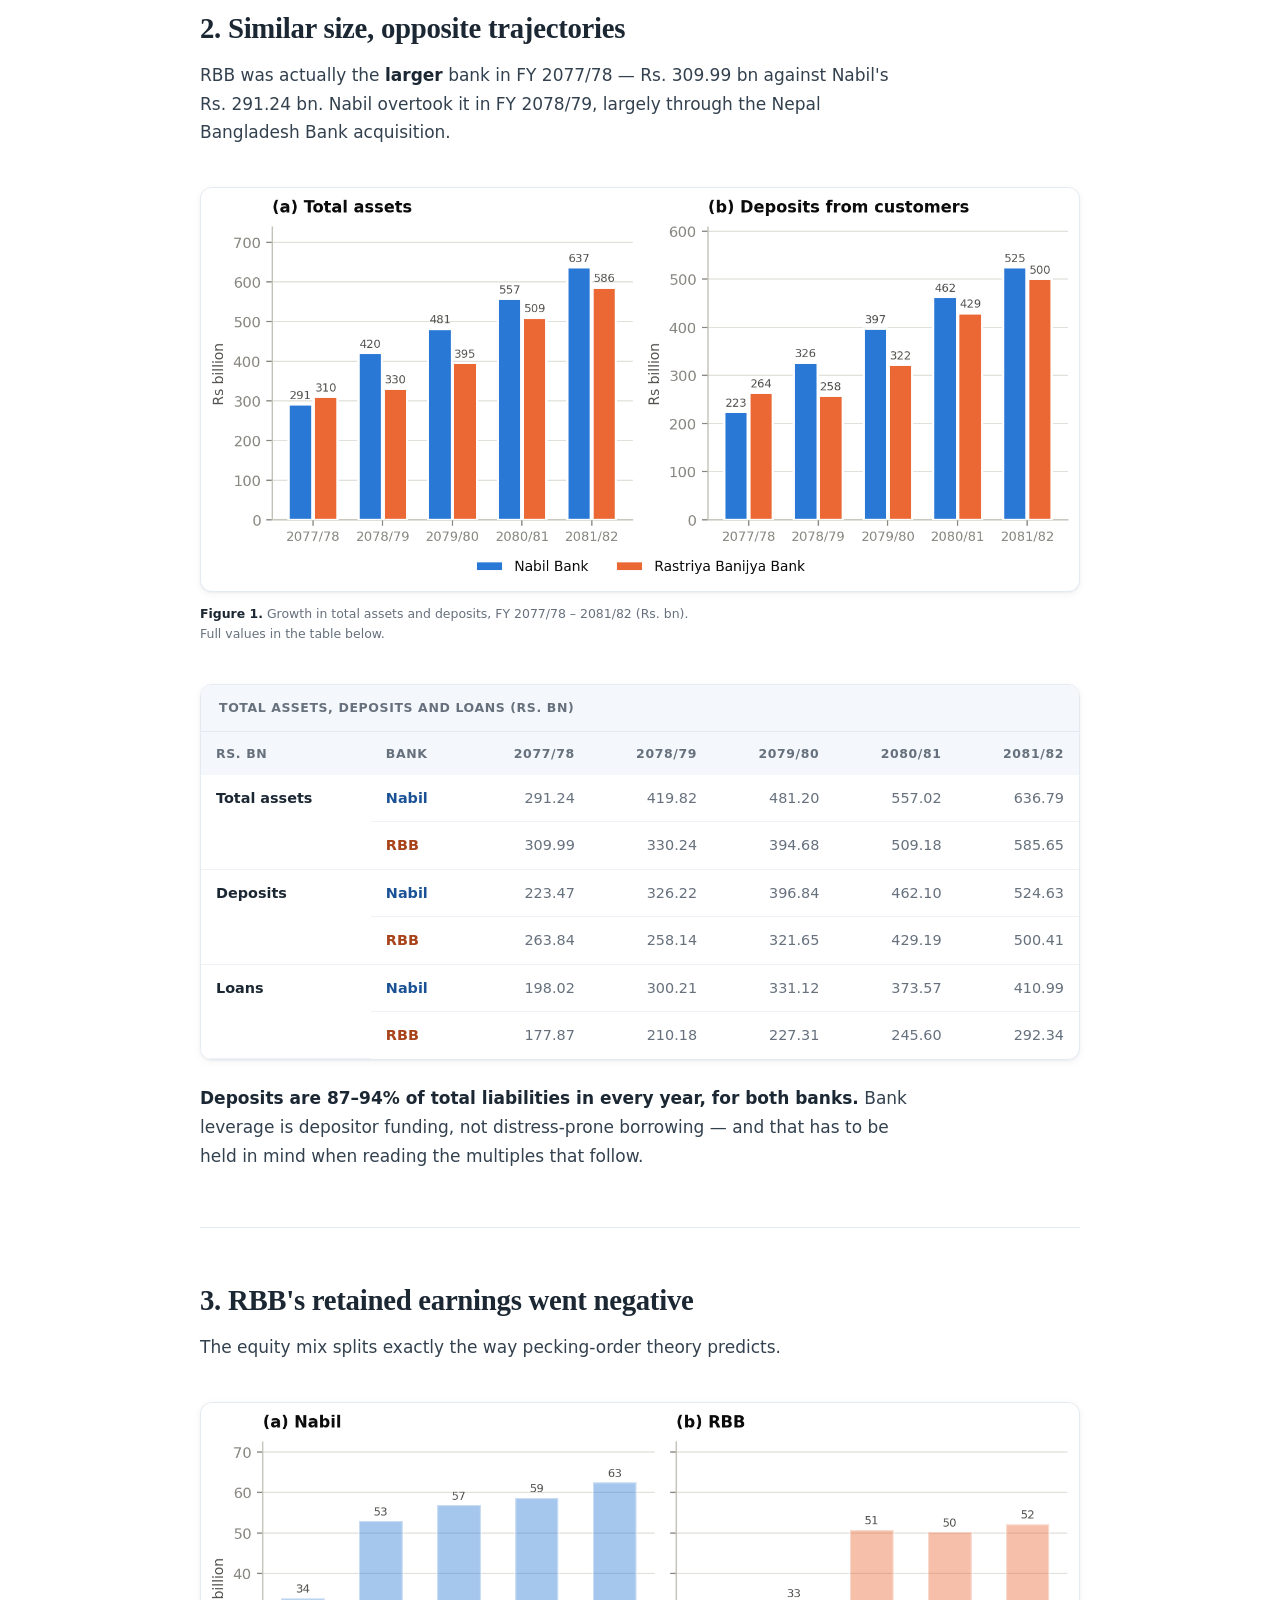
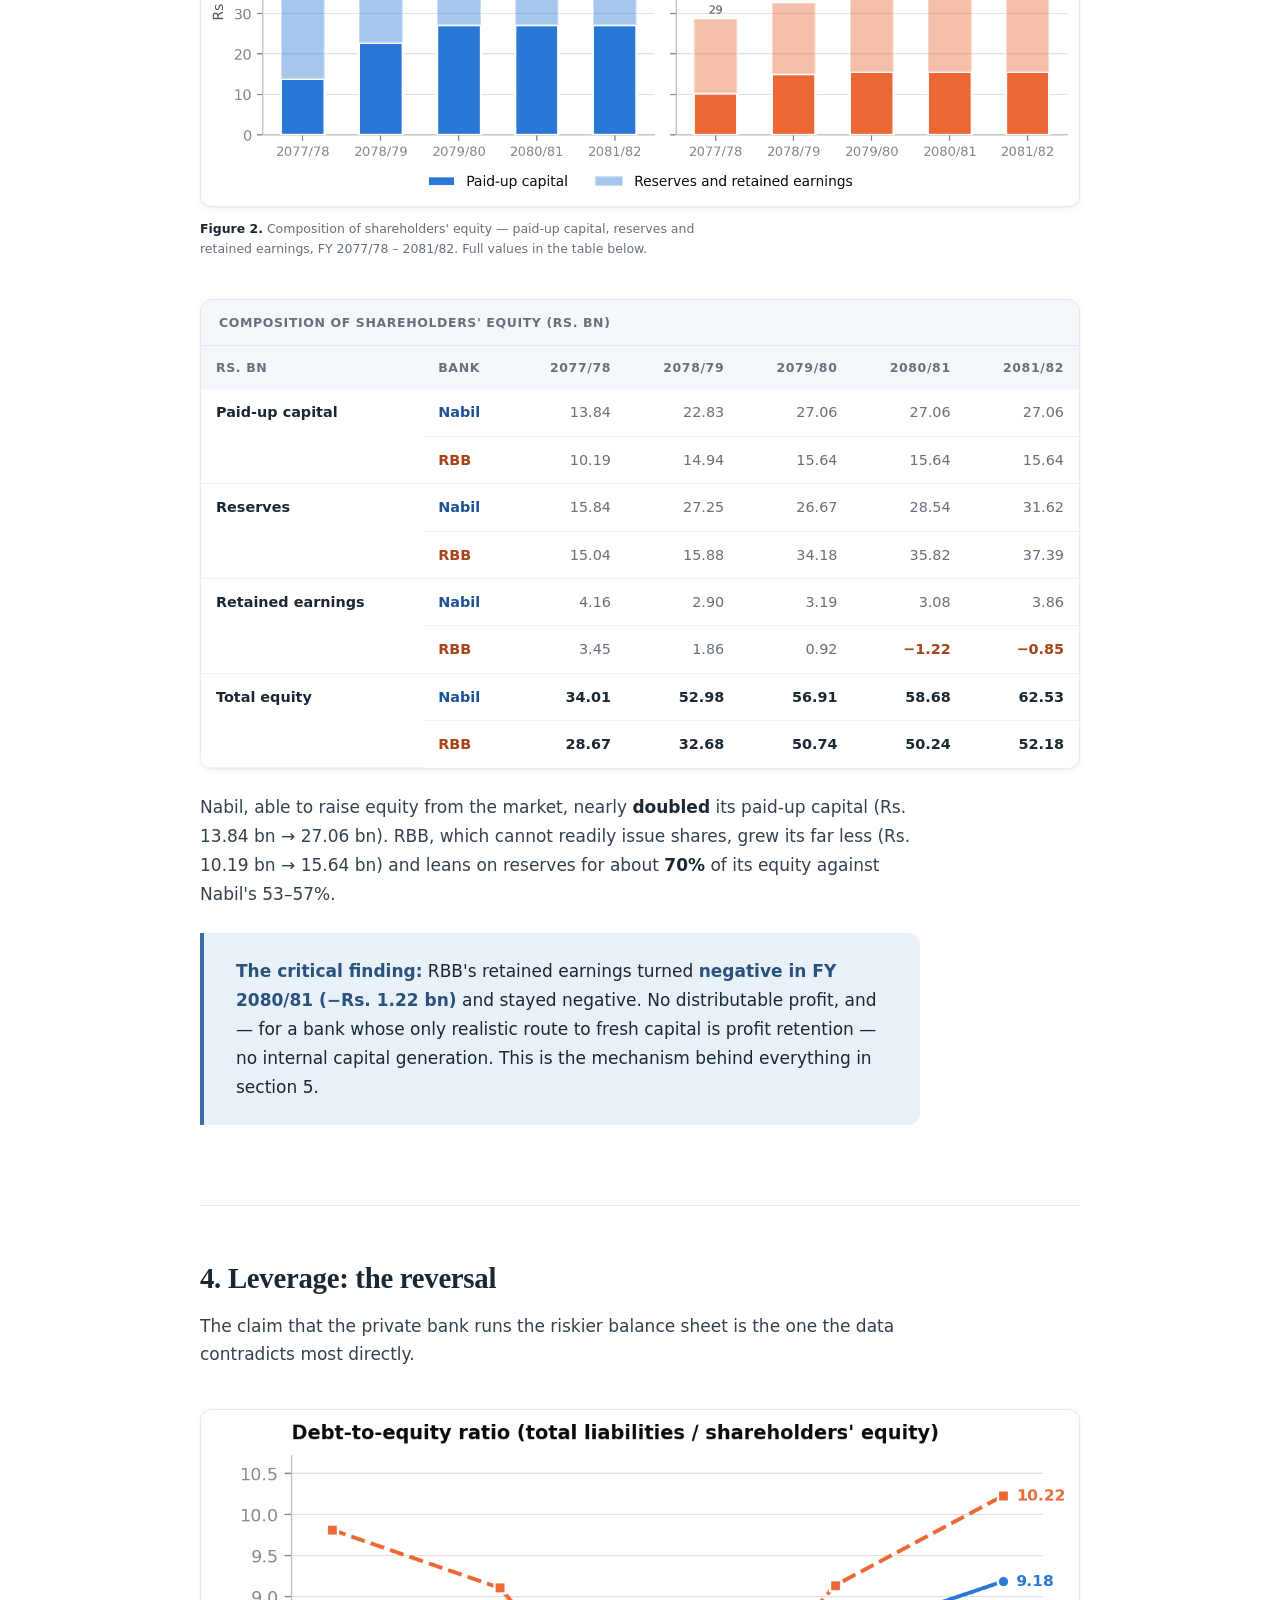
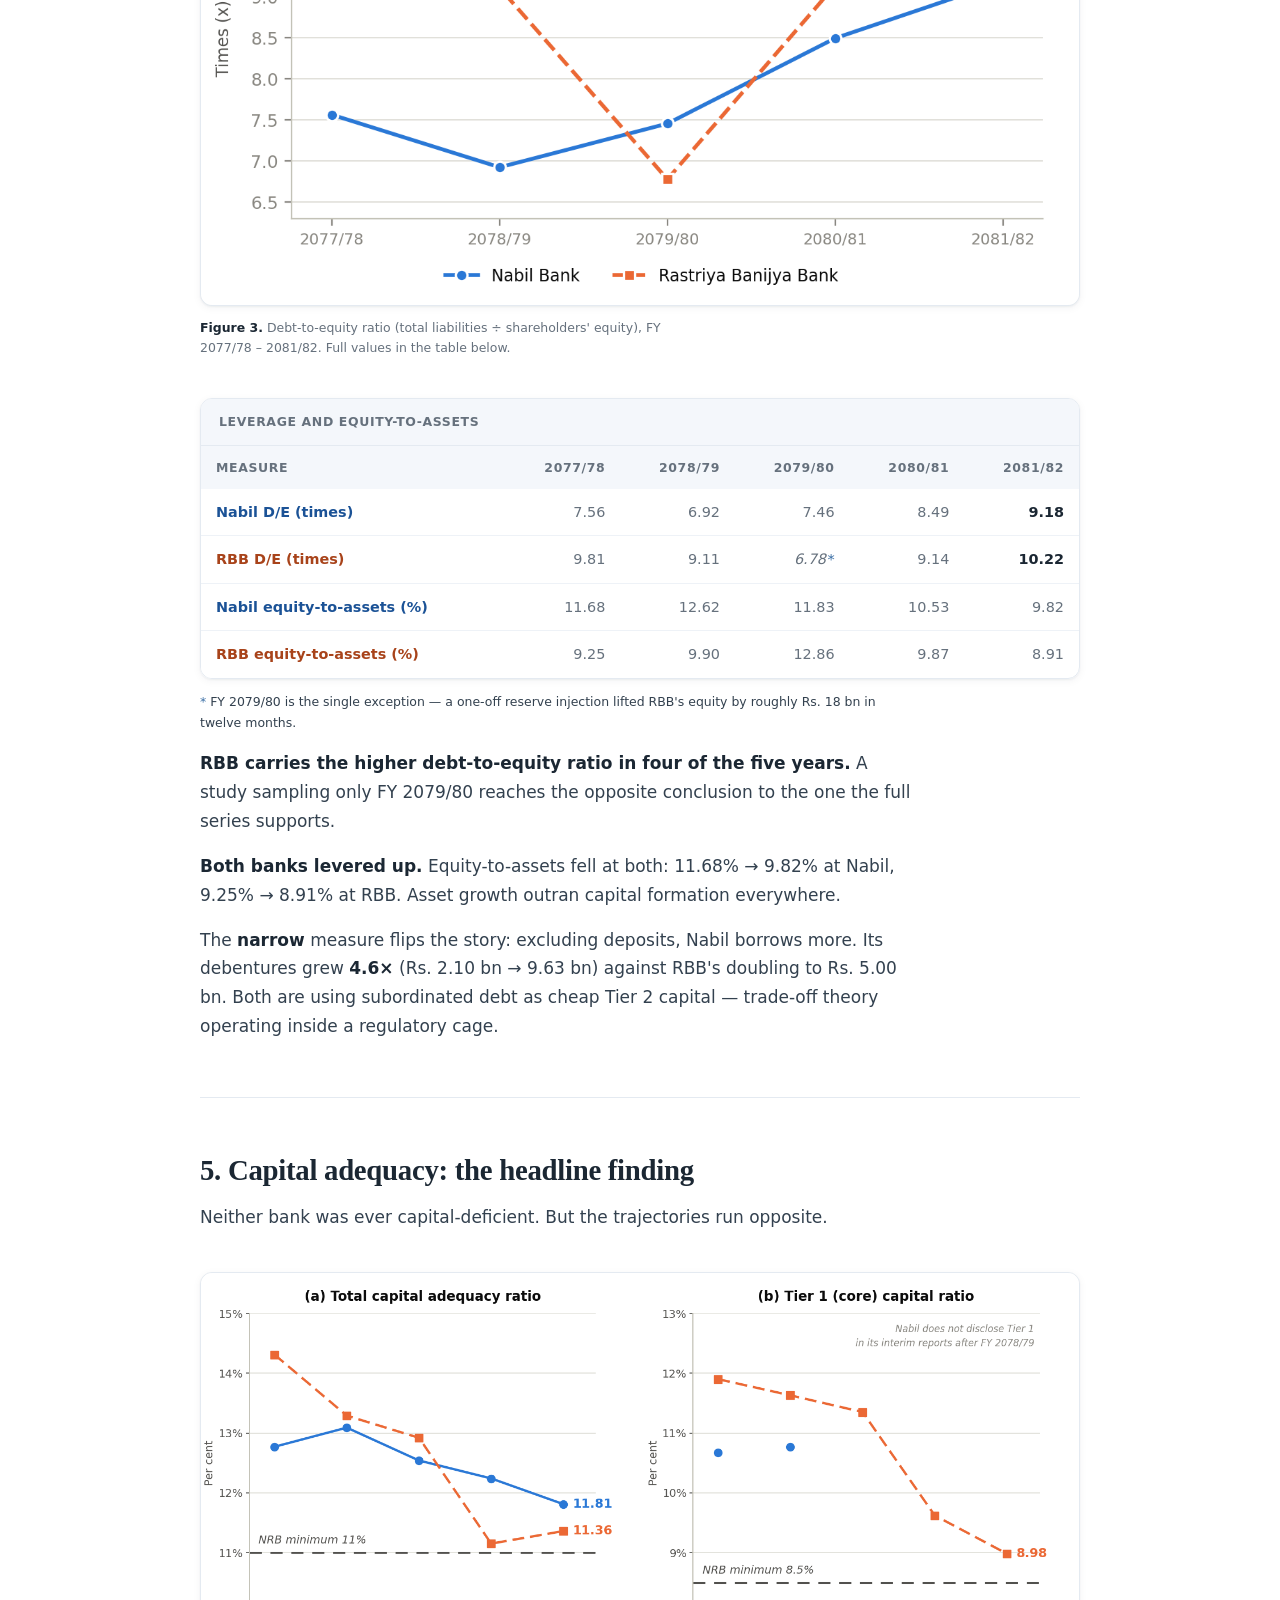
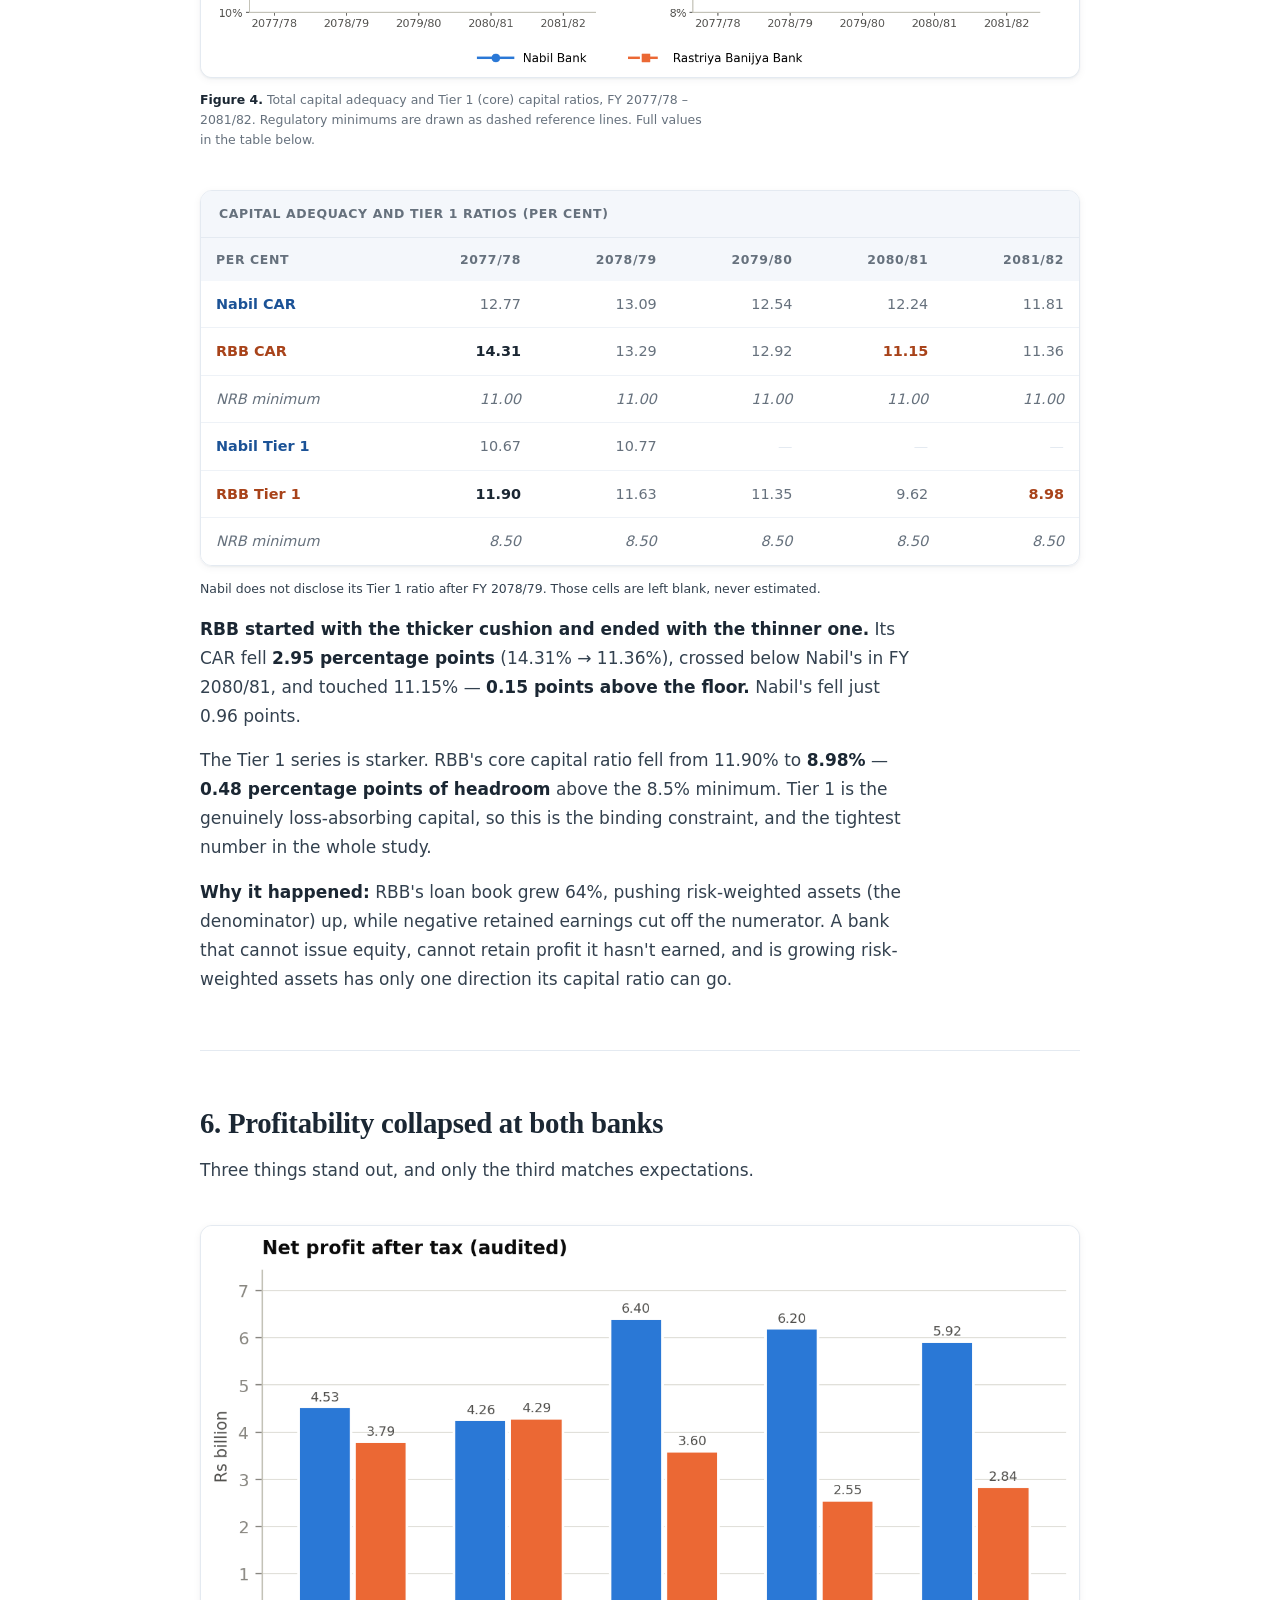
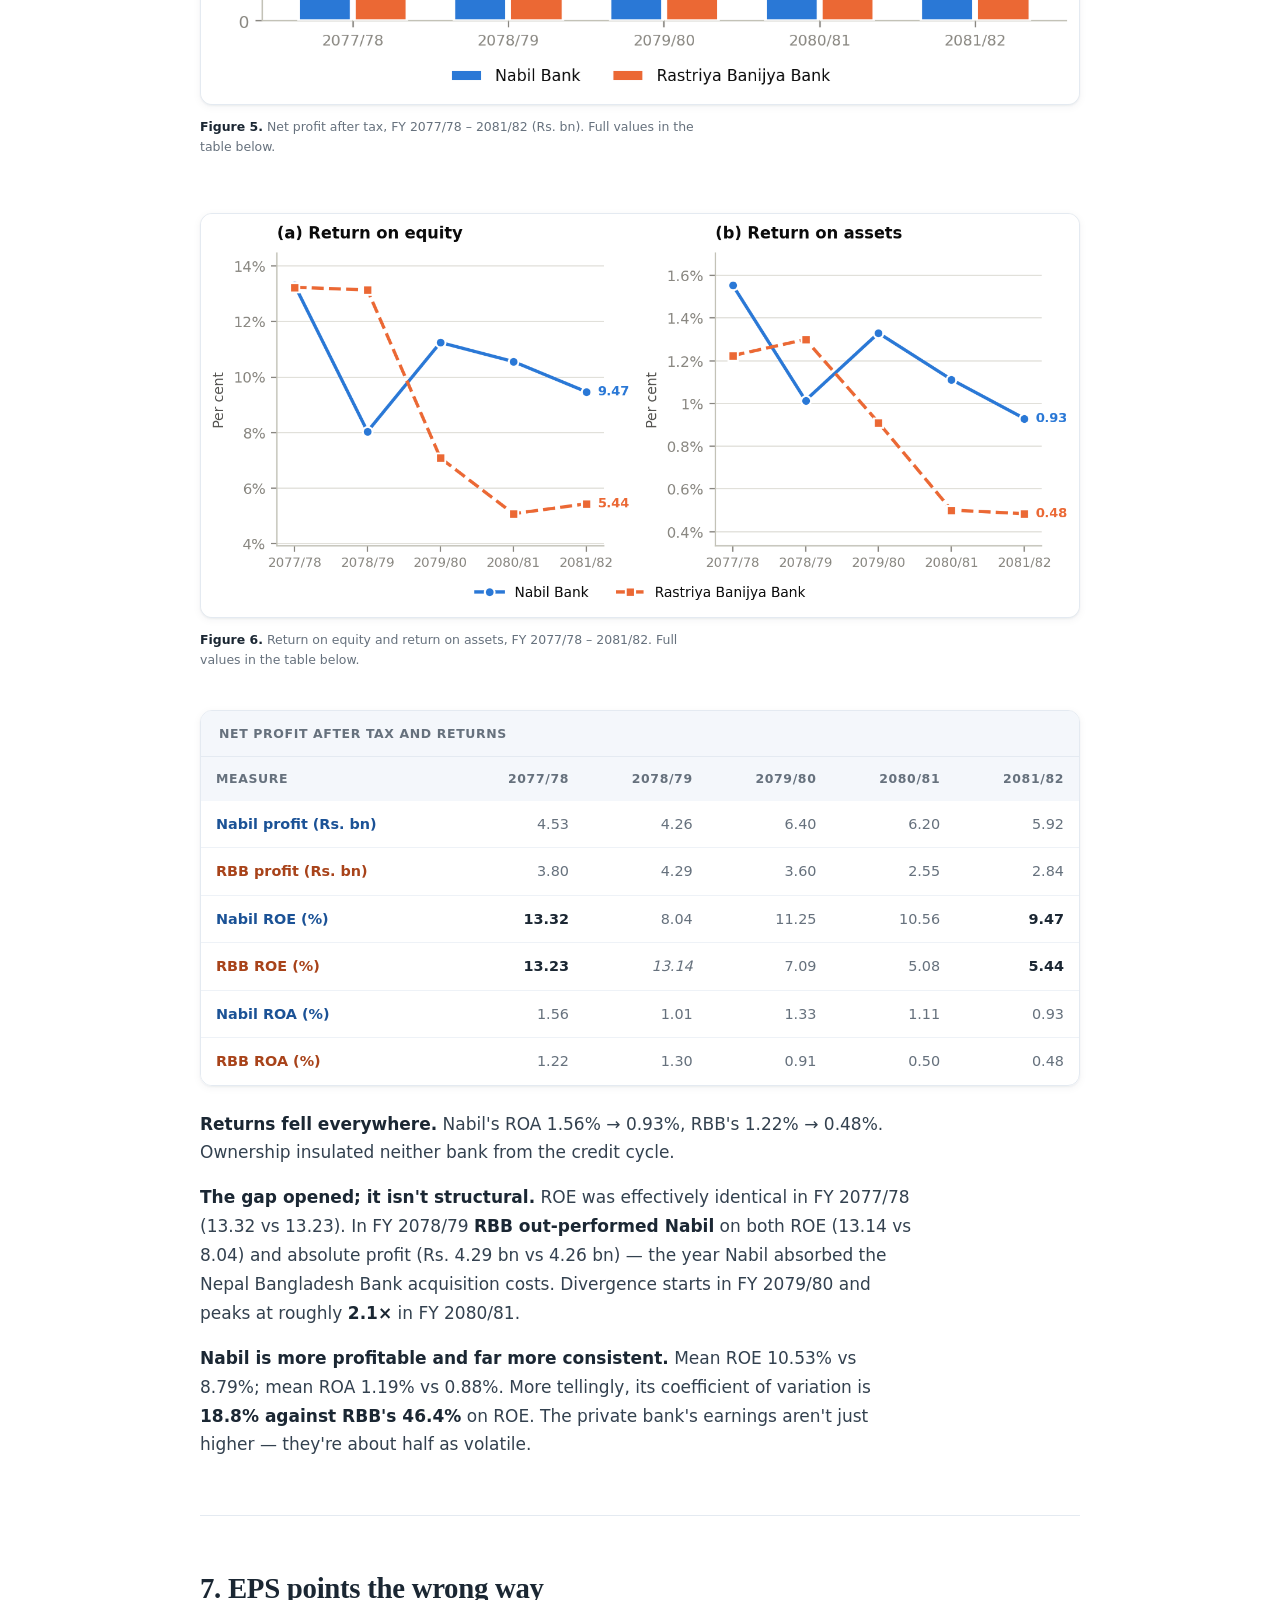
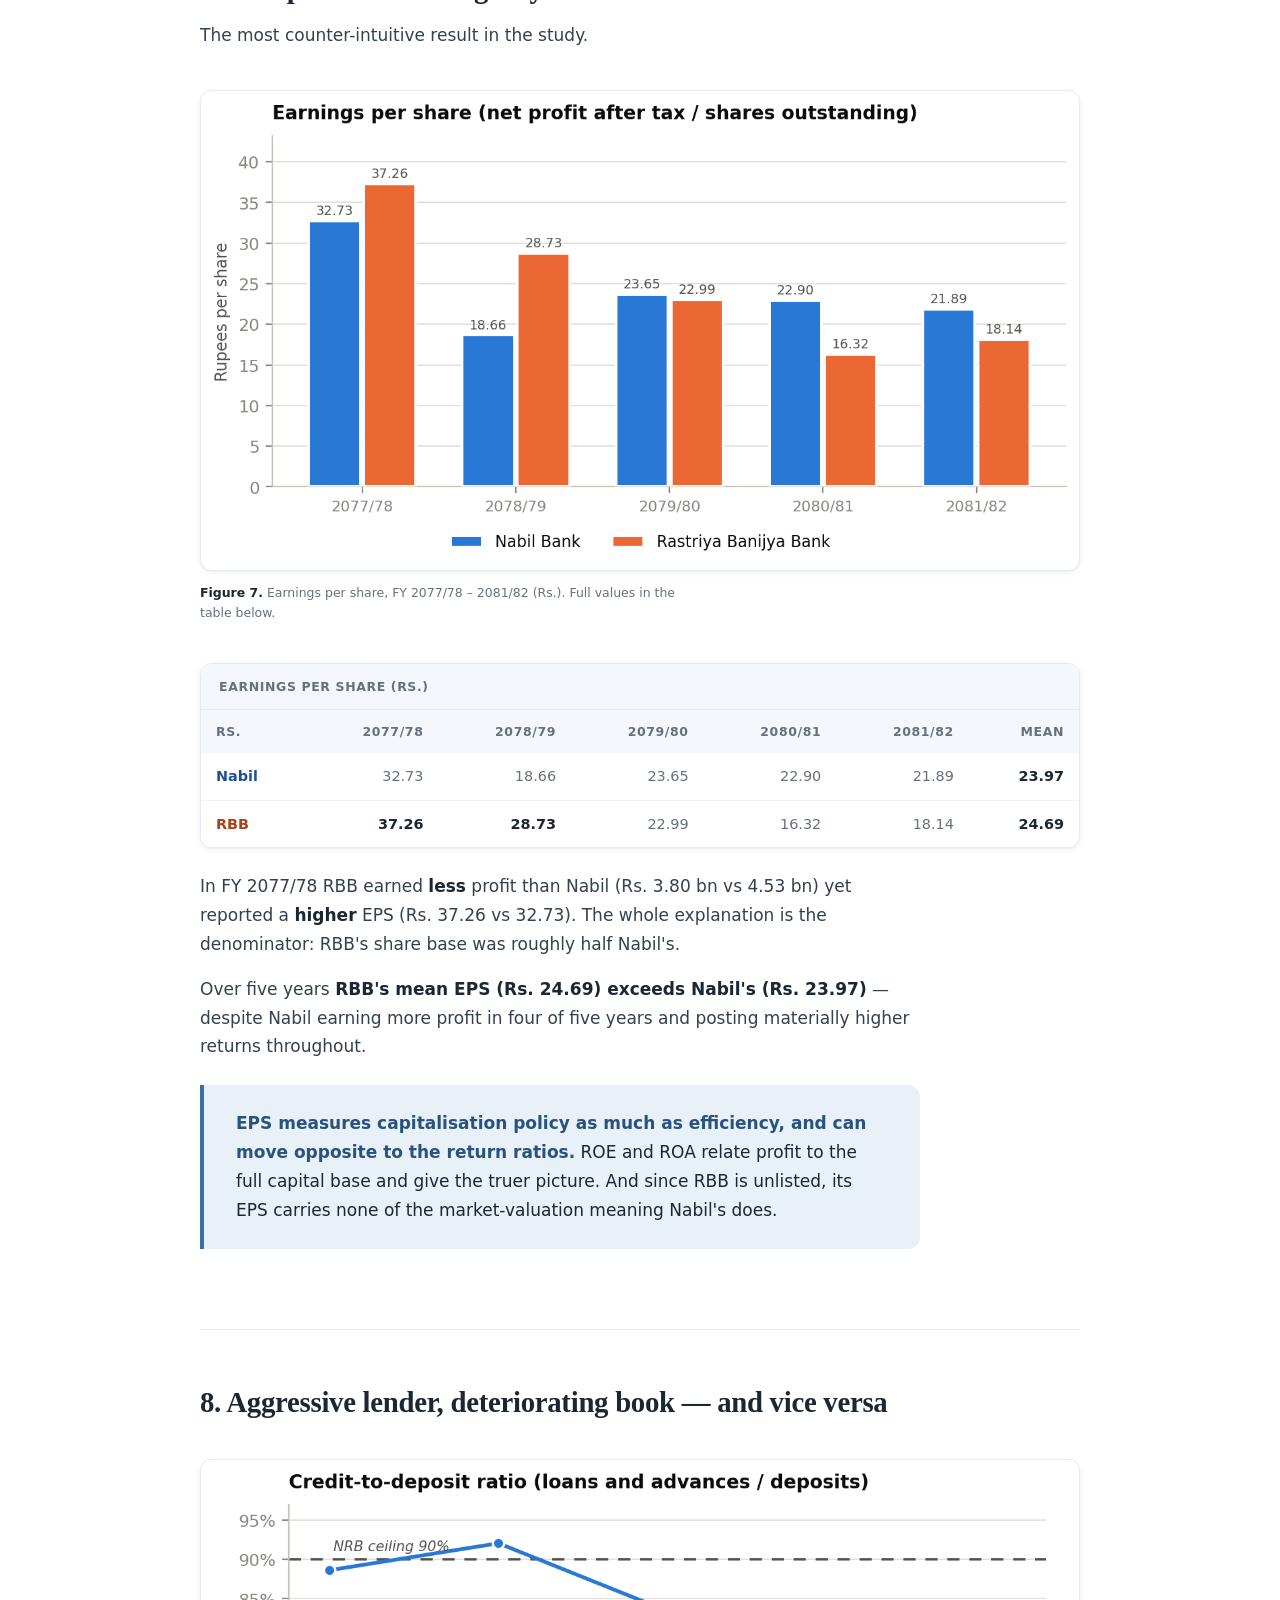
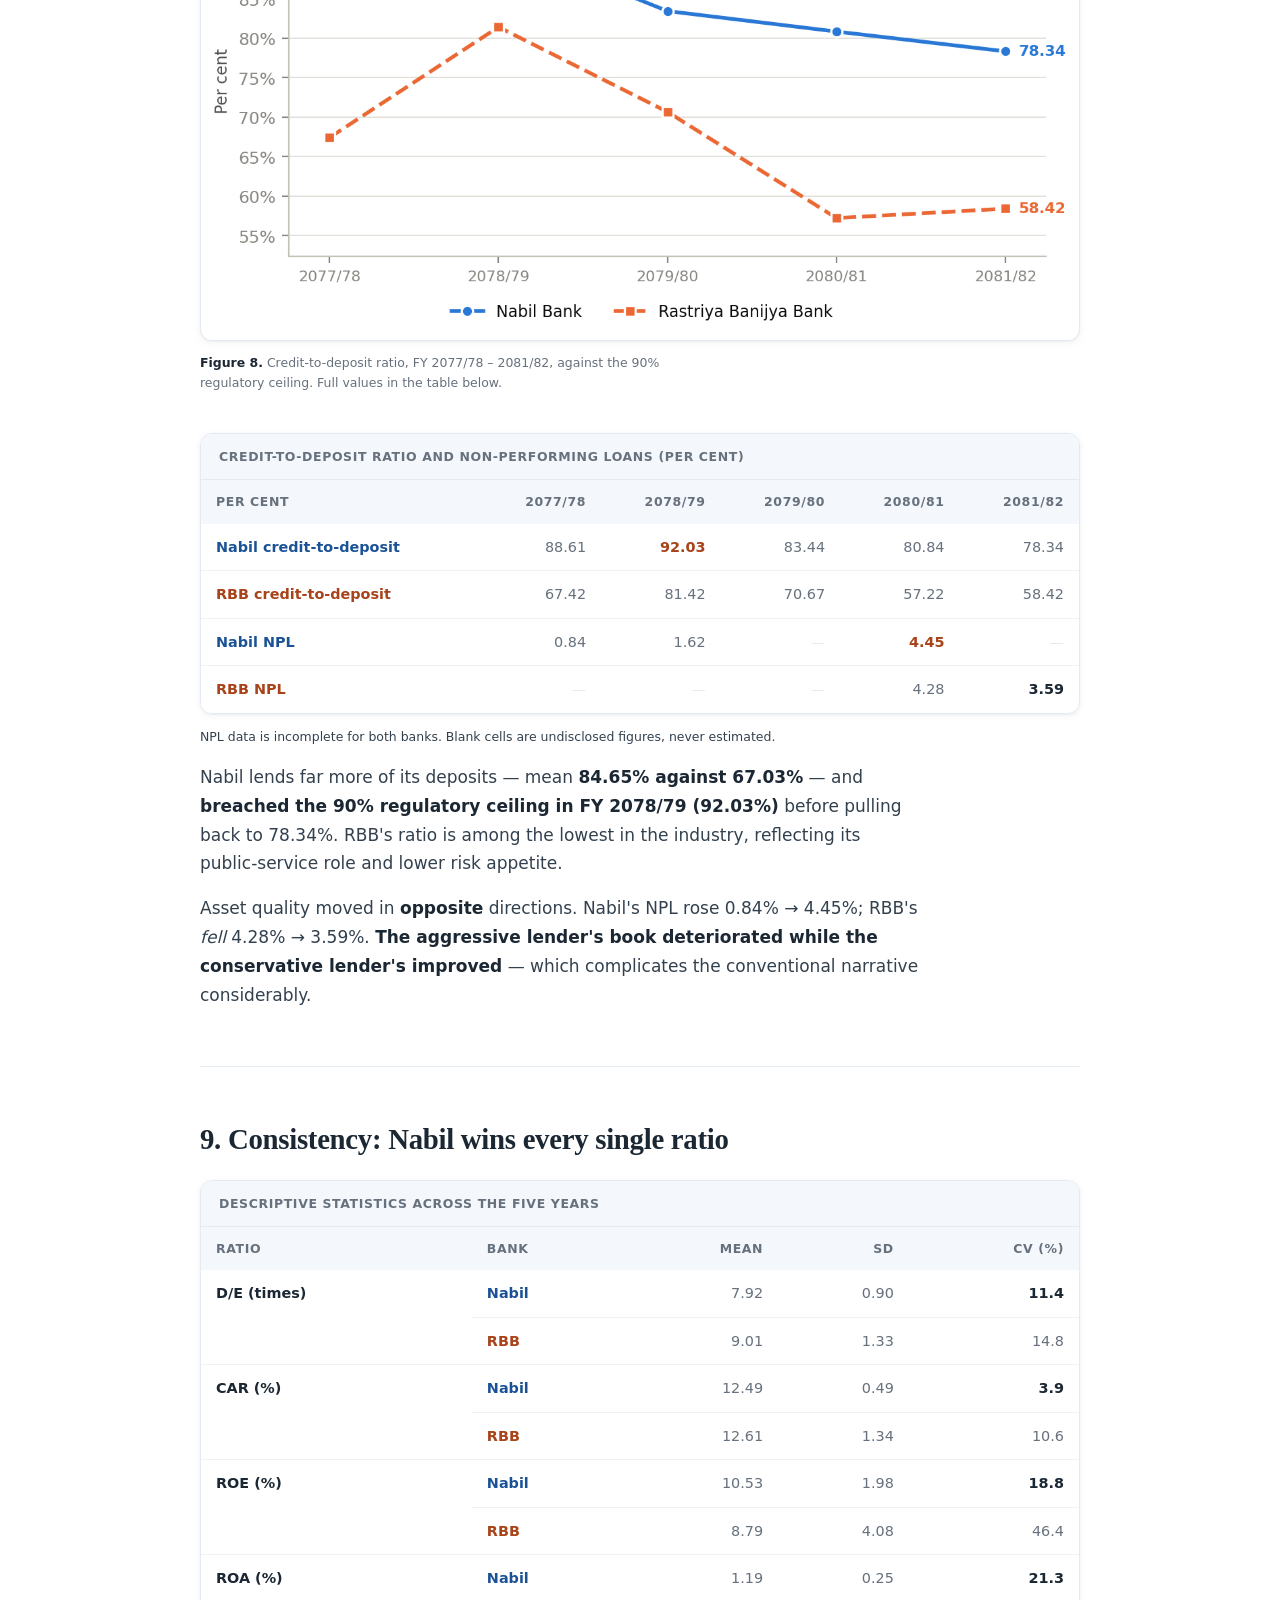
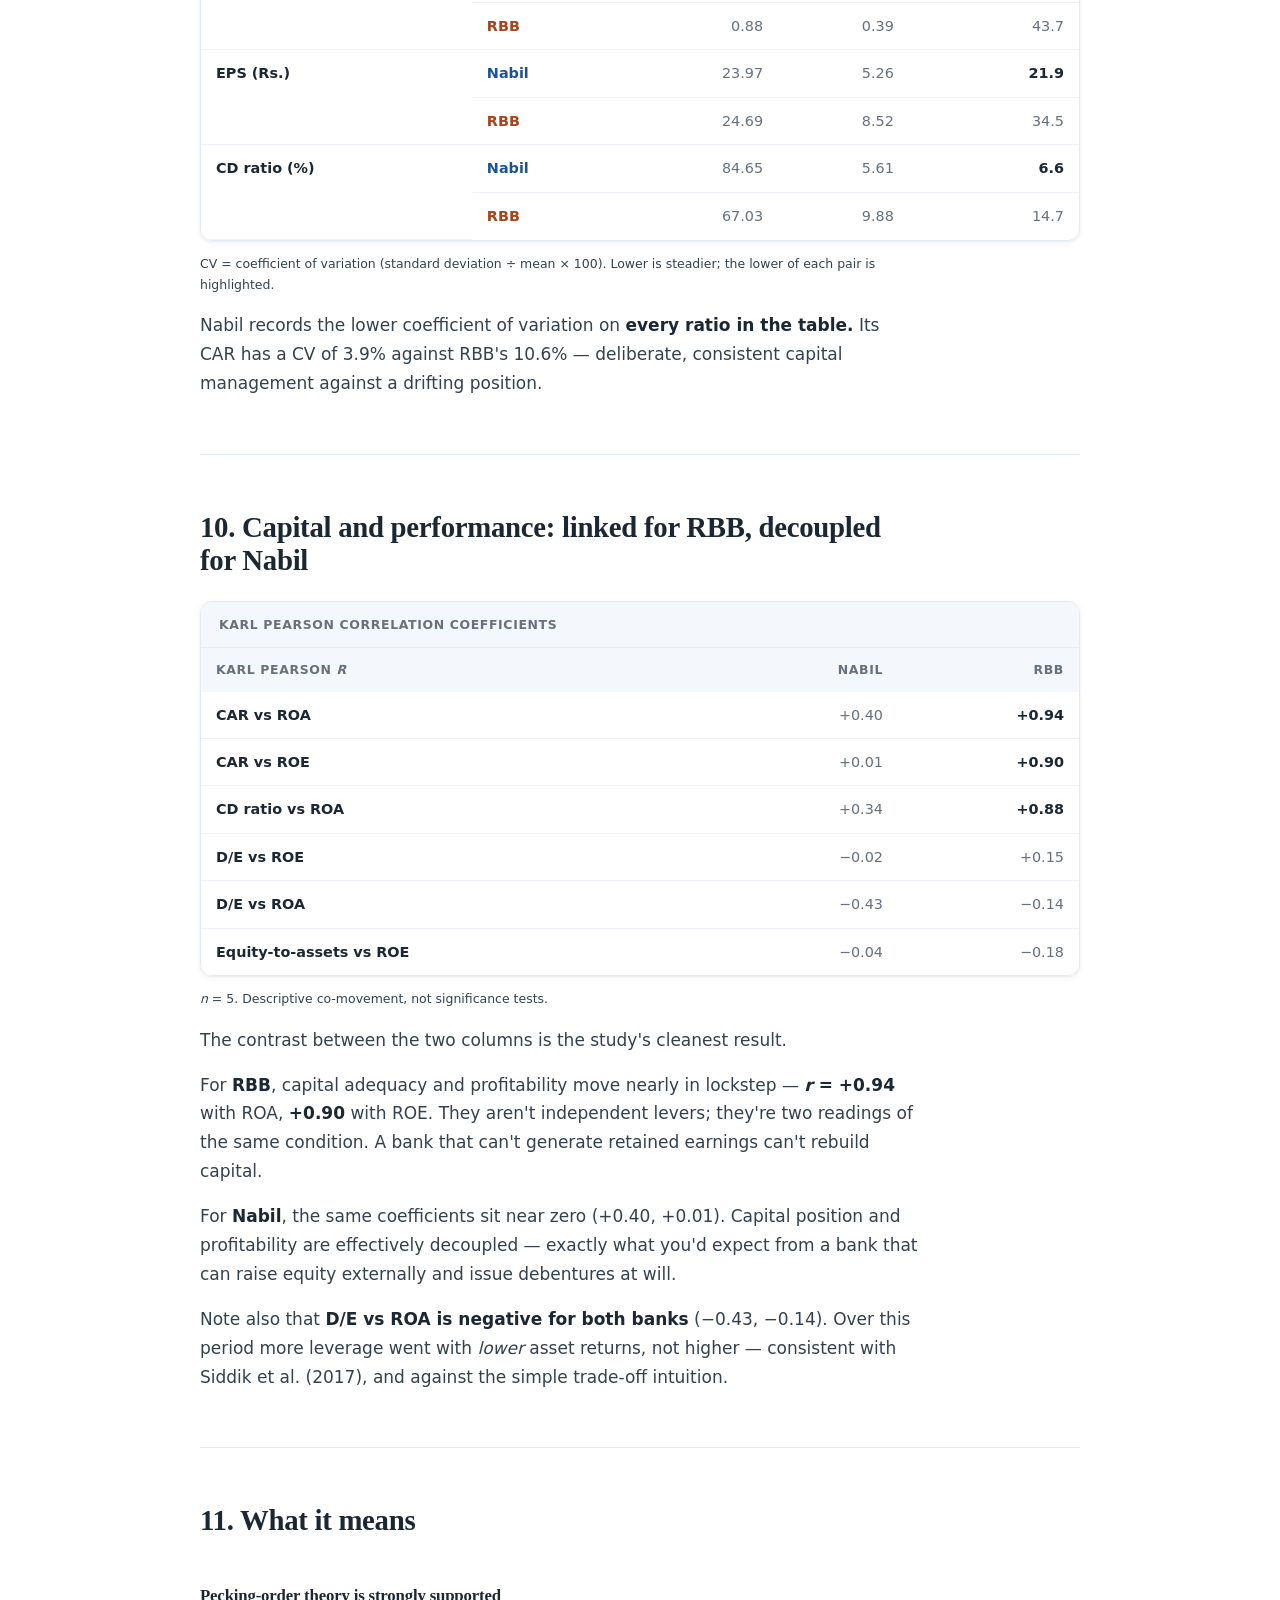
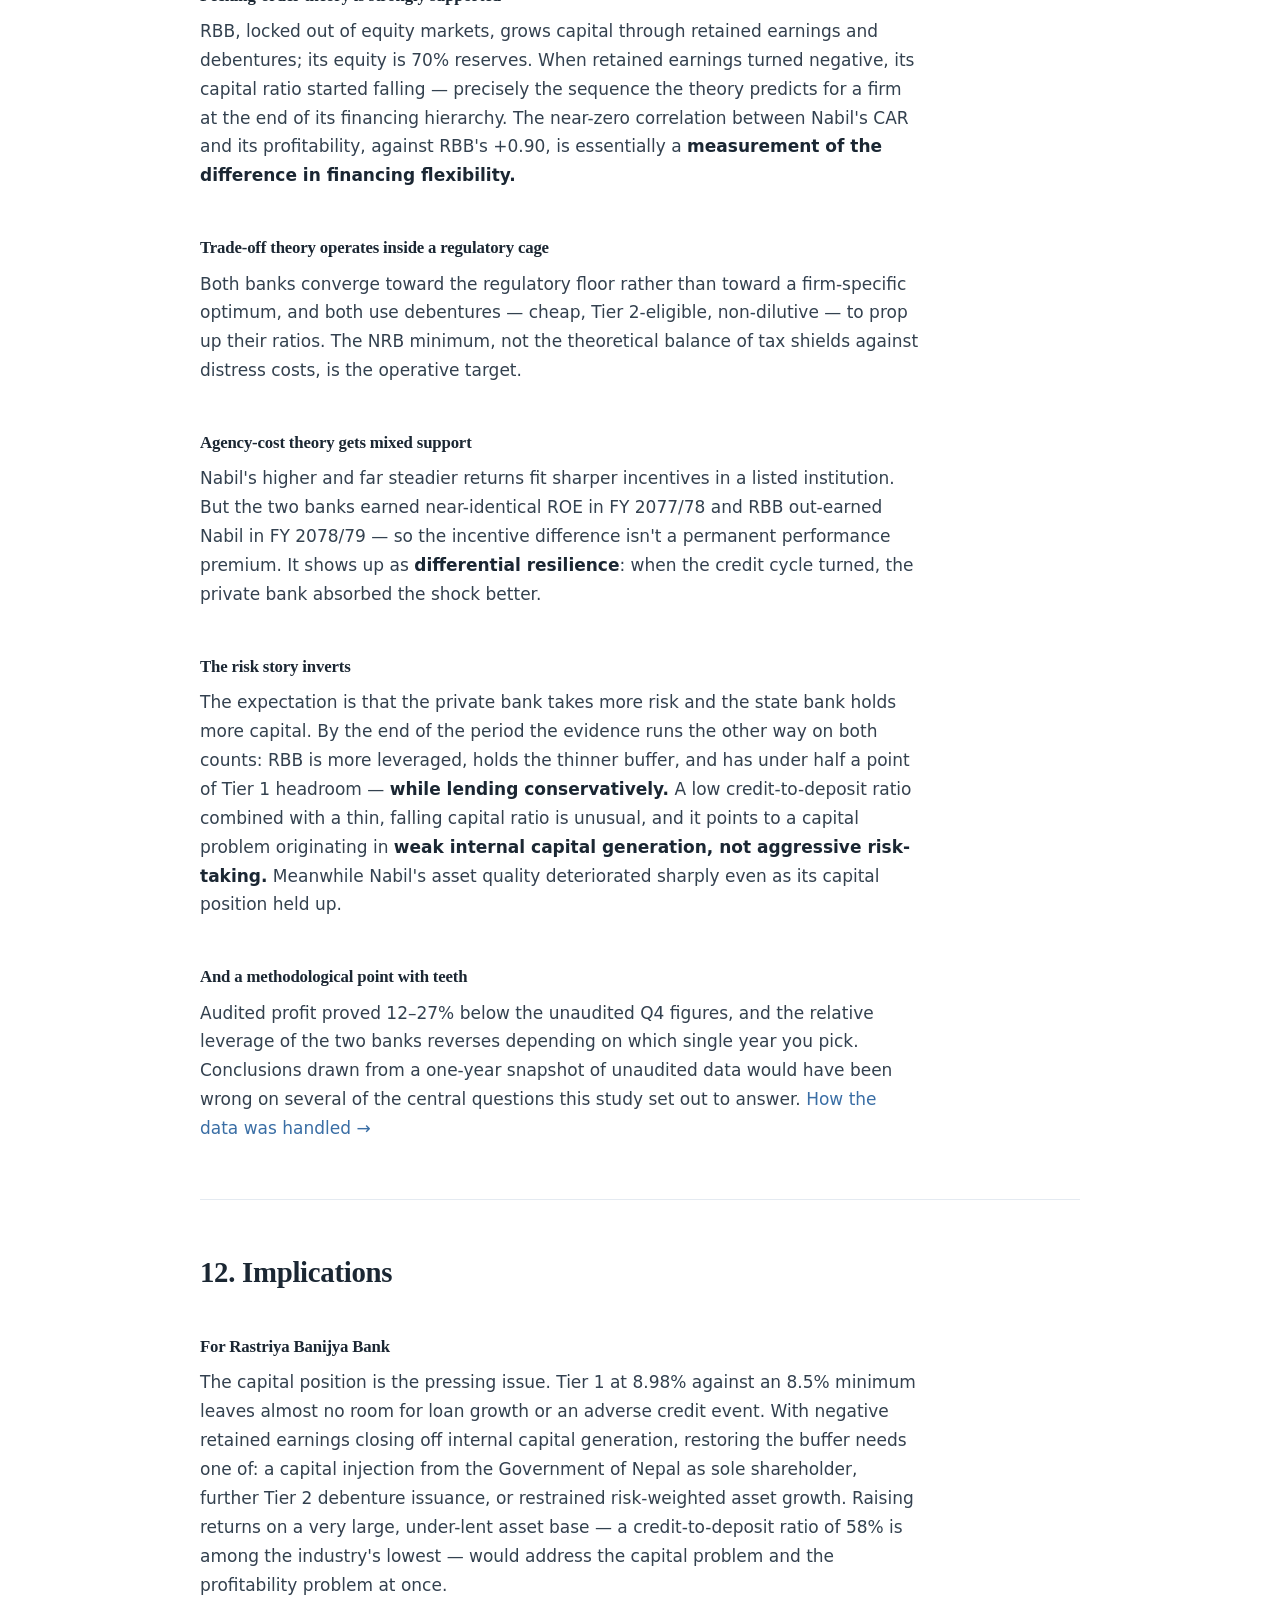
<file: research.html>
<!DOCTYPE html>
<html lang="en">
<head>
  <meta charset="UTF-8">
  <meta name="viewport" content="width=device-width, initial-scale=1.0">
  <title>Findings — Capital Structure Study | Aasha Bhusal</title>
  <meta name="description" content="Five years of audited data on Nabil Bank and Rastriya Banijya Bank. The government bank turns out to be the more leveraged one, with the thinner capital buffer. BBS research by Aasha Bhusal.">
  <meta property="og:type" content="article">
  <meta property="og:title" content="Findings — Nabil Bank vs Rastriya Banijya Bank, FY 2077/78–2081/82">
  <meta property="og:description" content="Three widely held assumptions about private versus government banks in Nepal do not survive the five-year audited record.">
  <link rel="icon" href="data:image/svg+xml,<svg xmlns='http://www.w3.org/2000/svg' viewBox='0 0 100 100'><text y='.9em' font-size='90'>📊</text></svg>">
  <link rel="stylesheet" href="style.css">
</head>
<body>

  <a class="visually-hidden skip-link" href="#findings">Skip to the findings</a>

  <!-- ============ NAV ============ -->
  <header class="nav">
    <div class="container nav__inner">
      <a class="nav__brand" href="index.html">Aasha&nbsp;Bhusal</a>
      <nav class="nav__links">
        <a href="index.html#about">About</a>
        <a href="index.html#research">Research</a>
        <a href="methods.html">Methods</a>
        <a href="index.html#contact">Contact</a>
      </nav>
    </div>
  </header>

  <!-- ============ TITLE ============ -->
  <section class="report">
    <div class="container">
      <a class="back-link" href="index.html">← Back to home</a>
      <p class="report__eyebrow">Final-year BBS Research · Findings</p>
      <h1 class="report__title">Comparative Analysis of Capital Structure: Privately-Owned vs Government-Owned Banks</h1>
      <p class="report__meta">
        <strong>Nabil Bank</strong> (private) vs <strong>Rastriya Banijya Bank</strong> (government)<br>
        Five fiscal years: <strong>FY 2077/78 – 2081/82</strong> · ten bank-years · <strong>audited figures only</strong><br>
        Shanker Dev Campus, Tribhuvan University · Supervised by Prof. Durga Datt Pathak
      </p>
      <nav class="report-nav" aria-label="Report sections">
        <a href="research.html" aria-current="page">Findings</a>
        <a href="methods.html">Methods</a>
      </nav>
    </div>
  </section>

  <div class="container">

    <!-- ============ CONTENTS ============ -->
    <nav class="toc" aria-label="Contents">
      <h2>On this page</h2>
      <ol>
        <li><a href="#s1">The short version</a></li>
        <li><a href="#s2">Similar size, opposite trajectories</a></li>
        <li><a href="#s3">RBB's retained earnings went negative</a></li>
        <li><a href="#s4">Leverage: the reversal</a></li>
        <li><a href="#s5">Capital adequacy: the headline finding</a></li>
        <li><a href="#s6">Profitability collapsed at both banks</a></li>
        <li><a href="#s7">EPS points the wrong way</a></li>
        <li><a href="#s8">Aggressive lender, deteriorating book</a></li>
        <li><a href="#s9">Consistency: Nabil wins every ratio</a></li>
        <li><a href="#s10">Capital and performance</a></li>
        <li><a href="#s11">What it means</a></li>
        <li><a href="#s12">Implications</a></li>
        <li><a href="#s13">All 13 findings</a></li>
      </ol>
    </nav>

    <!-- ============ 1. THE SHORT VERSION ============ -->
    <section id="s1" class="report-section">
      <h2 id="findings">1. The short version</h2>
      <p>
        Three widely held assumptions about private versus government banks in Nepal do not survive the
        five-year audited record.
      </p>

      <div class="table-wrap">
        <table class="data-table">
          <caption>Common assumptions against the audited evidence</caption>
          <thead>
            <tr>
              <th scope="col">Common assumption</th>
              <th scope="col">What the data shows</th>
            </tr>
          </thead>
          <tbody>
            <tr>
              <th scope="row">The private bank is more leveraged</th>
              <td><strong>RBB is more leveraged in 4 of 5 years</strong> — 10.22× vs Nabil's 9.18× at the end</td>
            </tr>
            <tr>
              <th scope="row">The government bank holds the thicker capital cushion</th>
              <td><strong>RBB's cushion fell 2.95 points and crossed below Nabil's</strong> in FY 2080/81</td>
            </tr>
            <tr>
              <th scope="row">The private bank's higher returns are structural</th>
              <td><strong>The gap opened during the period</strong> — ROE was identical in FY 2077/78, and RBB out-earned Nabil in FY 2078/79</td>
            </tr>
          </tbody>
        </table>
      </div>

      <p>
        What <em>does</em> hold up is a difference in <strong>financing flexibility and consistency</strong>,
        not in prudence or risk appetite.
      </p>
    </section>

    <!-- ============ 2. SIZE ============ -->
    <section id="s2" class="report-section">
      <h2>2. Similar size, opposite trajectories</h2>
      <p>
        RBB was actually the <strong>larger</strong> bank in FY 2077/78 — Rs. 309.99 bn against Nabil's
        Rs. 291.24 bn. Nabil overtook it in FY 2078/79, largely through the Nepal Bangladesh Bank acquisition.
      </p>

      <figure class="fig bleed">
        <img src="figures/fig_2_1_size.png" width="1505" height="691" decoding="async"
             alt="Rastriya Banijya Bank is the larger bank in FY 2077/78 on both assets and deposits. Nabil overtakes it the following year and stays ahead, ending at Rs. 637 bn of assets against Rs. 586 bn. Both banks grow throughout.">
        <figcaption>
          <b>Figure 1.</b> Growth in total assets and deposits, FY 2077/78 – 2081/82 (Rs. bn).
          Full values in the table below.
        </figcaption>
      </figure>

      <div class="table-wrap bleed">
        <table class="data-table data-table--years">
          <caption>Total assets, deposits and loans (Rs. bn)</caption>
          <thead>
            <tr>
              <th scope="col">Rs. bn</th>
              <th scope="col" class="th-label">Bank</th>
              <th scope="col">2077/78</th>
              <th scope="col">2078/79</th>
              <th scope="col">2079/80</th>
              <th scope="col">2080/81</th>
              <th scope="col">2081/82</th>
            </tr>
          </thead>
          <tbody>
            <tr>
              <th scope="rowgroup" rowspan="2">Total assets</th>
              <th scope="row" class="n-nabil">Nabil</th>
              <td>291.24</td><td>419.82</td><td>481.20</td><td>557.02</td><td>636.79</td>
            </tr>
            <tr>
              <th scope="row" class="n-rbb">RBB</th>
              <td>309.99</td><td>330.24</td><td>394.68</td><td>509.18</td><td>585.65</td>
            </tr>
            <tr class="is-groupstart">
              <th scope="rowgroup" rowspan="2">Deposits</th>
              <th scope="row" class="n-nabil">Nabil</th>
              <td>223.47</td><td>326.22</td><td>396.84</td><td>462.10</td><td>524.63</td>
            </tr>
            <tr>
              <th scope="row" class="n-rbb">RBB</th>
              <td>263.84</td><td>258.14</td><td>321.65</td><td>429.19</td><td>500.41</td>
            </tr>
            <tr class="is-groupstart">
              <th scope="rowgroup" rowspan="2">Loans</th>
              <th scope="row" class="n-nabil">Nabil</th>
              <td>198.02</td><td>300.21</td><td>331.12</td><td>373.57</td><td>410.99</td>
            </tr>
            <tr>
              <th scope="row" class="n-rbb">RBB</th>
              <td>177.87</td><td>210.18</td><td>227.31</td><td>245.60</td><td>292.34</td>
            </tr>
          </tbody>
        </table>
      </div>
      <p class="table-note table-note--hint">Scroll the table sideways to see all five years →</p>

      <p>
        <strong>Deposits are 87–94% of total liabilities in every year, for both banks.</strong> Bank leverage
        is depositor funding, not distress-prone borrowing — and that has to be held in mind when reading the
        multiples that follow.
      </p>
    </section>

    <!-- ============ 3. EQUITY MIX ============ -->
    <section id="s3" class="report-section">
      <h2>3. RBB's retained earnings went negative</h2>
      <p>The equity mix splits exactly the way pecking-order theory predicts.</p>

      <figure class="fig bleed">
        <img src="figures/fig_2_2_equity_mix.png" width="1506" height="691" loading="lazy" decoding="async"
             alt="Nabil's paid-up capital roughly doubles over the period while RBB's is flat after FY 2078/79. RBB's equity is instead dominated by reserves, and its retained earnings shrink to nothing and then turn negative.">
        <figcaption>
          <b>Figure 2.</b> Composition of shareholders' equity — paid-up capital, reserves and retained
          earnings, FY 2077/78 – 2081/82. Full values in the table below.
        </figcaption>
      </figure>

      <div class="table-wrap bleed">
        <table class="data-table data-table--years">
          <caption>Composition of shareholders' equity (Rs. bn)</caption>
          <thead>
            <tr>
              <th scope="col">Rs. bn</th>
              <th scope="col" class="th-label">Bank</th>
              <th scope="col">2077/78</th>
              <th scope="col">2078/79</th>
              <th scope="col">2079/80</th>
              <th scope="col">2080/81</th>
              <th scope="col">2081/82</th>
            </tr>
          </thead>
          <tbody>
            <tr>
              <th scope="rowgroup" rowspan="2">Paid-up capital</th>
              <th scope="row" class="n-nabil">Nabil</th>
              <td>13.84</td><td>22.83</td><td>27.06</td><td>27.06</td><td>27.06</td>
            </tr>
            <tr>
              <th scope="row" class="n-rbb">RBB</th>
              <td>10.19</td><td>14.94</td><td>15.64</td><td>15.64</td><td>15.64</td>
            </tr>
            <tr class="is-groupstart">
              <th scope="rowgroup" rowspan="2">Reserves</th>
              <th scope="row" class="n-nabil">Nabil</th>
              <td>15.84</td><td>27.25</td><td>26.67</td><td>28.54</td><td>31.62</td>
            </tr>
            <tr>
              <th scope="row" class="n-rbb">RBB</th>
              <td>15.04</td><td>15.88</td><td>34.18</td><td>35.82</td><td>37.39</td>
            </tr>
            <tr class="is-groupstart">
              <th scope="rowgroup" rowspan="2">Retained earnings</th>
              <th scope="row" class="n-nabil">Nabil</th>
              <td>4.16</td><td>2.90</td><td>3.19</td><td>3.08</td><td>3.86</td>
            </tr>
            <tr>
              <th scope="row" class="n-rbb">RBB</th>
              <td>3.45</td><td>1.86</td><td>0.92</td><td class="is-low">−1.22</td><td class="is-low">−0.85</td>
            </tr>
            <tr class="is-groupstart">
              <th scope="rowgroup" rowspan="2">Total equity</th>
              <th scope="row" class="n-nabil">Nabil</th>
              <td class="is-key">34.01</td><td class="is-key">52.98</td><td class="is-key">56.91</td>
              <td class="is-key">58.68</td><td class="is-key">62.53</td>
            </tr>
            <tr>
              <th scope="row" class="n-rbb">RBB</th>
              <td class="is-key">28.67</td><td class="is-key">32.68</td><td class="is-key">50.74</td>
              <td class="is-key">50.24</td><td class="is-key">52.18</td>
            </tr>
          </tbody>
        </table>
      </div>
      <p class="table-note table-note--hint">Scroll the table sideways to see all five years →</p>

      <p>
        Nabil, able to raise equity from the market, nearly <strong>doubled</strong> its paid-up capital
        (Rs. 13.84 bn → 27.06 bn). RBB, which cannot readily issue shares, grew its far less
        (Rs. 10.19 bn → 15.64 bn) and leans on reserves for about <strong>70%</strong> of its equity against
        Nabil's 53–57%.
      </p>

      <div class="callout">
        <p>
          <strong>The critical finding:</strong> RBB's retained earnings turned <strong>negative in
          FY 2080/81 (−Rs. 1.22 bn)</strong> and stayed negative. No distributable profit, and — for a bank
          whose only realistic route to fresh capital is profit retention — no internal capital generation.
          This is the mechanism behind everything in section 5.
        </p>
      </div>
    </section>

    <!-- ============ 4. LEVERAGE ============ -->
    <section id="s4" class="report-section">
      <h2>4. Leverage: the reversal</h2>
      <p>
        The claim that the private bank runs the riskier balance sheet is the one the data contradicts most
        directly.
      </p>

      <figure class="fig bleed">
        <img src="figures/fig_2_3_debt_equity.png" width="1261" height="711" loading="lazy" decoding="async"
             alt="RBB's debt-to-equity ratio sits above Nabil's in every year except FY 2079/80, when a one-off reserve injection drops it to 6.78 times. Both banks end higher than they started: RBB at 10.22 times, Nabil at 9.18.">
        <figcaption>
          <b>Figure 3.</b> Debt-to-equity ratio (total liabilities ÷ shareholders' equity), FY 2077/78 – 2081/82.
          Full values in the table below.
        </figcaption>
      </figure>

      <div class="table-wrap bleed">
        <table class="data-table data-table--years">
          <caption>Leverage and equity-to-assets</caption>
          <thead>
            <tr>
              <th scope="col">Measure</th>
              <th scope="col">2077/78</th>
              <th scope="col">2078/79</th>
              <th scope="col">2079/80</th>
              <th scope="col">2080/81</th>
              <th scope="col">2081/82</th>
            </tr>
          </thead>
          <tbody>
            <tr>
              <th scope="row" class="n-nabil">Nabil D/E (times)</th>
              <td>7.56</td><td>6.92</td><td>7.46</td><td>8.49</td><td class="is-key">9.18</td>
            </tr>
            <tr>
              <th scope="row" class="n-rbb">RBB D/E (times)</th>
              <td>9.81</td><td>9.11</td><td><em>6.78</em>&#8202;<a href="#fn-679" id="fnref-679">*</a></td>
              <td>9.14</td><td class="is-key">10.22</td>
            </tr>
            <tr class="is-groupstart">
              <th scope="row" class="n-nabil">Nabil equity-to-assets (%)</th>
              <td>11.68</td><td>12.62</td><td>11.83</td><td>10.53</td><td>9.82</td>
            </tr>
            <tr>
              <th scope="row" class="n-rbb">RBB equity-to-assets (%)</th>
              <td>9.25</td><td>9.90</td><td>12.86</td><td>9.87</td><td>8.91</td>
            </tr>
          </tbody>
        </table>
      </div>
      <p class="table-note" id="fn-679">
        <a href="#fnref-679">*</a> FY 2079/80 is the single exception — a one-off reserve injection lifted
        RBB's equity by roughly Rs. 18 bn in twelve months.
      </p>

      <p>
        <strong>RBB carries the higher debt-to-equity ratio in four of the five years.</strong> A study
        sampling only FY 2079/80 reaches the opposite conclusion to the one the full series supports.
      </p>
      <p>
        <strong>Both banks levered up.</strong> Equity-to-assets fell at both: 11.68% → 9.82% at Nabil,
        9.25% → 8.91% at RBB. Asset growth outran capital formation everywhere.
      </p>
      <p>
        The <strong>narrow</strong> measure flips the story: excluding deposits, Nabil borrows more. Its
        debentures grew <strong>4.6×</strong> (Rs. 2.10 bn → 9.63 bn) against RBB's doubling to Rs. 5.00 bn.
        Both are using subordinated debt as cheap Tier 2 capital — trade-off theory operating inside a
        regulatory cage.
      </p>
    </section>

    <!-- ============ 5. CAPITAL ADEQUACY ============ -->
    <section id="s5" class="report-section">
      <h2>5. Capital adequacy: the headline finding</h2>
      <p>Neither bank was ever capital-deficient. But the trajectories run opposite.</p>

      <figure class="fig bleed">
        <img src="figures/fig_2_4_capital_adequacy.png" width="1544" height="711" loading="lazy" decoding="async"
             alt="Left: RBB's capital adequacy ratio falls from 14.31% to 11.36% and crosses below Nabil's in FY 2080/81, touching 11.15% just above the 11% minimum; Nabil's edges down from 12.77% to 11.81%. Right: RBB's Tier 1 ratio falls from 11.90% to 8.98%, close to the 8.5% floor; Nabil discloses only two years.">
        <figcaption>
          <b>Figure 4.</b> Total capital adequacy and Tier 1 (core) capital ratios, FY 2077/78 – 2081/82.
          Regulatory minimums are drawn as dashed reference lines. Full values in the table below.
        </figcaption>
      </figure>

      <div class="table-wrap bleed">
        <table class="data-table data-table--years">
          <caption>Capital adequacy and Tier 1 ratios (per cent)</caption>
          <thead>
            <tr>
              <th scope="col">Per cent</th>
              <th scope="col">2077/78</th>
              <th scope="col">2078/79</th>
              <th scope="col">2079/80</th>
              <th scope="col">2080/81</th>
              <th scope="col">2081/82</th>
            </tr>
          </thead>
          <tbody>
            <tr>
              <th scope="row" class="n-nabil">Nabil CAR</th>
              <td>12.77</td><td>13.09</td><td>12.54</td><td>12.24</td><td>11.81</td>
            </tr>
            <tr>
              <th scope="row" class="n-rbb">RBB CAR</th>
              <td class="is-key">14.31</td><td>13.29</td><td>12.92</td><td class="is-low">11.15</td><td>11.36</td>
            </tr>
            <tr class="is-ref">
              <th scope="row">NRB minimum</th>
              <td>11.00</td><td>11.00</td><td>11.00</td><td>11.00</td><td>11.00</td>
            </tr>
            <tr class="is-groupstart">
              <th scope="row" class="n-nabil">Nabil Tier 1</th>
              <td>10.67</td><td>10.77</td>
              <td class="is-blank"></td><td class="is-blank"></td><td class="is-blank"></td>
            </tr>
            <tr>
              <th scope="row" class="n-rbb">RBB Tier 1</th>
              <td class="is-key">11.90</td><td>11.63</td><td>11.35</td><td>9.62</td><td class="is-low">8.98</td>
            </tr>
            <tr class="is-ref">
              <th scope="row">NRB minimum</th>
              <td>8.50</td><td>8.50</td><td>8.50</td><td>8.50</td><td>8.50</td>
            </tr>
          </tbody>
        </table>
      </div>
      <p class="table-note">
        Nabil does not disclose its Tier 1 ratio after FY 2078/79. Those cells are left blank, never estimated.
      </p>

      <p>
        <strong>RBB started with the thicker cushion and ended with the thinner one.</strong> Its CAR fell
        <strong>2.95 percentage points</strong> (14.31% → 11.36%), crossed below Nabil's in FY 2080/81, and
        touched 11.15% — <strong>0.15 points above the floor.</strong> Nabil's fell just 0.96 points.
      </p>
      <p>
        The Tier 1 series is starker. RBB's core capital ratio fell from 11.90% to <strong>8.98%</strong> —
        <strong>0.48 percentage points of headroom</strong> above the 8.5% minimum. Tier 1 is the genuinely
        loss-absorbing capital, so this is the binding constraint, and the tightest number in the whole study.
      </p>
      <p>
        <strong>Why it happened:</strong> RBB's loan book grew 64%, pushing risk-weighted assets (the
        denominator) up, while negative retained earnings cut off the numerator. A bank that cannot issue
        equity, cannot retain profit it hasn't earned, and is growing risk-weighted assets has only one
        direction its capital ratio can go.
      </p>
    </section>

    <!-- ============ 6. PROFITABILITY ============ -->
    <section id="s6" class="report-section">
      <h2>6. Profitability collapsed at both banks</h2>
      <p>Three things stand out, and only the third matches expectations.</p>

      <figure class="fig bleed">
        <img src="figures/fig_2_5_net_profit.png" width="1305" height="711" loading="lazy" decoding="async"
             alt="Nabil earns more profit than RBB in four of the five years; RBB edges ahead in FY 2078/79. RBB's profit then roughly halves, falling to Rs. 2.55 bn in FY 2080/81, while Nabil's stays close to Rs. 6 bn.">
        <figcaption>
          <b>Figure 5.</b> Net profit after tax, FY 2077/78 – 2081/82 (Rs. bn). Full values in the table below.
        </figcaption>
      </figure>

      <figure class="fig bleed">
        <img src="figures/fig_2_6_returns.png" width="1504" height="691" loading="lazy" decoding="async"
             alt="Return on equity starts at effectively the same level for both banks and RBB is higher in FY 2078/79, after which the two series diverge to 9.47% for Nabil against 5.44% for RBB. Return on assets falls at both banks throughout.">
        <figcaption>
          <b>Figure 6.</b> Return on equity and return on assets, FY 2077/78 – 2081/82.
          Full values in the table below.
        </figcaption>
      </figure>

      <div class="table-wrap bleed">
        <table class="data-table data-table--years">
          <caption>Net profit after tax and returns</caption>
          <thead>
            <tr>
              <th scope="col">Measure</th>
              <th scope="col">2077/78</th>
              <th scope="col">2078/79</th>
              <th scope="col">2079/80</th>
              <th scope="col">2080/81</th>
              <th scope="col">2081/82</th>
            </tr>
          </thead>
          <tbody>
            <tr>
              <th scope="row" class="n-nabil">Nabil profit (Rs. bn)</th>
              <td>4.53</td><td>4.26</td><td>6.40</td><td>6.20</td><td>5.92</td>
            </tr>
            <tr>
              <th scope="row" class="n-rbb">RBB profit (Rs. bn)</th>
              <td>3.80</td><td>4.29</td><td>3.60</td><td>2.55</td><td>2.84</td>
            </tr>
            <tr class="is-groupstart">
              <th scope="row" class="n-nabil">Nabil ROE (%)</th>
              <td class="is-key">13.32</td><td>8.04</td><td>11.25</td><td>10.56</td><td class="is-key">9.47</td>
            </tr>
            <tr>
              <th scope="row" class="n-rbb">RBB ROE (%)</th>
              <td class="is-key">13.23</td><td><em>13.14</em></td><td>7.09</td><td>5.08</td><td class="is-key">5.44</td>
            </tr>
            <tr class="is-groupstart">
              <th scope="row" class="n-nabil">Nabil ROA (%)</th>
              <td>1.56</td><td>1.01</td><td>1.33</td><td>1.11</td><td>0.93</td>
            </tr>
            <tr>
              <th scope="row" class="n-rbb">RBB ROA (%)</th>
              <td>1.22</td><td>1.30</td><td>0.91</td><td>0.50</td><td>0.48</td>
            </tr>
          </tbody>
        </table>
      </div>
      <p class="table-note table-note--hint">Scroll the table sideways to see all five years →</p>

      <p>
        <strong>Returns fell everywhere.</strong> Nabil's ROA 1.56% → 0.93%, RBB's 1.22% → 0.48%. Ownership
        insulated neither bank from the credit cycle.
      </p>
      <p>
        <strong>The gap opened; it isn't structural.</strong> ROE was effectively identical in FY 2077/78
        (13.32 vs 13.23). In FY 2078/79 <strong>RBB out-performed Nabil</strong> on both ROE (13.14 vs 8.04)
        and absolute profit (Rs. 4.29 bn vs 4.26 bn) — the year Nabil absorbed the Nepal Bangladesh Bank
        acquisition costs. Divergence starts in FY 2079/80 and peaks at roughly <strong>2.1×</strong> in
        FY 2080/81.
      </p>
      <p>
        <strong>Nabil is more profitable and far more consistent.</strong> Mean ROE 10.53% vs 8.79%; mean ROA
        1.19% vs 0.88%. More tellingly, its coefficient of variation is <strong>18.8% against RBB's
        46.4%</strong> on ROE. The private bank's earnings aren't just higher — they're about half as volatile.
      </p>
    </section>

    <!-- ============ 7. EPS ============ -->
    <section id="s7" class="report-section">
      <h2>7. EPS points the wrong way</h2>
      <p>The most counter-intuitive result in the study.</p>

      <figure class="fig bleed">
        <img src="figures/fig_2_7_eps.png" width="1305" height="711" loading="lazy" decoding="async"
             alt="RBB reports higher earnings per share than Nabil in the first two years and lower in the last two; the two series cross in FY 2079/80. Nabil's falls sharply from Rs. 32.73 to Rs. 18.66 after its capital increase.">
        <figcaption>
          <b>Figure 7.</b> Earnings per share, FY 2077/78 – 2081/82 (Rs.). Full values in the table below.
        </figcaption>
      </figure>

      <div class="table-wrap bleed">
        <table class="data-table data-table--years">
          <caption>Earnings per share (Rs.)</caption>
          <thead>
            <tr>
              <th scope="col">Rs.</th>
              <th scope="col">2077/78</th>
              <th scope="col">2078/79</th>
              <th scope="col">2079/80</th>
              <th scope="col">2080/81</th>
              <th scope="col">2081/82</th>
              <th scope="col">Mean</th>
            </tr>
          </thead>
          <tbody>
            <tr>
              <th scope="row" class="n-nabil">Nabil</th>
              <td>32.73</td><td>18.66</td><td>23.65</td><td>22.90</td><td>21.89</td>
              <td class="is-key">23.97</td>
            </tr>
            <tr>
              <th scope="row" class="n-rbb">RBB</th>
              <td class="is-key">37.26</td><td class="is-key">28.73</td><td>22.99</td><td>16.32</td><td>18.14</td>
              <td class="is-key">24.69</td>
            </tr>
          </tbody>
        </table>
      </div>
      <p class="table-note table-note--hint">Scroll the table sideways to see all five years →</p>

      <p>
        In FY 2077/78 RBB earned <strong>less</strong> profit than Nabil (Rs. 3.80 bn vs 4.53 bn) yet reported
        a <strong>higher</strong> EPS (Rs. 37.26 vs 32.73). The whole explanation is the denominator: RBB's
        share base was roughly half Nabil's.
      </p>
      <p>
        Over five years <strong>RBB's mean EPS (Rs. 24.69) exceeds Nabil's (Rs. 23.97)</strong> — despite
        Nabil earning more profit in four of five years and posting materially higher returns throughout.
      </p>

      <div class="callout">
        <p>
          <strong>EPS measures capitalisation policy as much as efficiency, and can move opposite to the
          return ratios.</strong> ROE and ROA relate profit to the full capital base and give the truer
          picture. And since RBB is unlisted, its EPS carries none of the market-valuation meaning Nabil's does.
        </p>
      </div>
    </section>

    <!-- ============ 8. LENDING ============ -->
    <section id="s8" class="report-section">
      <h2>8. Aggressive lender, deteriorating book — and vice versa</h2>

      <figure class="fig bleed">
        <img src="figures/fig_2_8_cd_ratio.png" width="1300" height="711" loading="lazy" decoding="async"
             alt="Nabil's credit-to-deposit ratio rises above the 90% regulatory ceiling to 92.03% in FY 2078/79, then falls steadily to 78.34%. RBB stays well below throughout, dropping to 57.22% before ending at 58.42%.">
        <figcaption>
          <b>Figure 8.</b> Credit-to-deposit ratio, FY 2077/78 – 2081/82, against the 90% regulatory ceiling.
          Full values in the table below.
        </figcaption>
      </figure>

      <div class="table-wrap bleed">
        <table class="data-table data-table--years">
          <caption>Credit-to-deposit ratio and non-performing loans (per cent)</caption>
          <thead>
            <tr>
              <th scope="col">Per cent</th>
              <th scope="col">2077/78</th>
              <th scope="col">2078/79</th>
              <th scope="col">2079/80</th>
              <th scope="col">2080/81</th>
              <th scope="col">2081/82</th>
            </tr>
          </thead>
          <tbody>
            <tr>
              <th scope="row" class="n-nabil">Nabil credit-to-deposit</th>
              <td>88.61</td><td class="is-low">92.03</td><td>83.44</td><td>80.84</td><td>78.34</td>
            </tr>
            <tr>
              <th scope="row" class="n-rbb">RBB credit-to-deposit</th>
              <td>67.42</td><td>81.42</td><td>70.67</td><td>57.22</td><td>58.42</td>
            </tr>
            <tr class="is-groupstart">
              <th scope="row" class="n-nabil">Nabil NPL</th>
              <td>0.84</td><td>1.62</td><td class="is-blank"></td>
              <td class="is-low">4.45</td><td class="is-blank"></td>
            </tr>
            <tr>
              <th scope="row" class="n-rbb">RBB NPL</th>
              <td class="is-blank"></td><td class="is-blank"></td><td class="is-blank"></td>
              <td>4.28</td><td class="is-key">3.59</td>
            </tr>
          </tbody>
        </table>
      </div>
      <p class="table-note">
        NPL data is incomplete for both banks. Blank cells are undisclosed figures, never estimated.
      </p>

      <p>
        Nabil lends far more of its deposits — mean <strong>84.65% against 67.03%</strong> — and
        <strong>breached the 90% regulatory ceiling in FY 2078/79 (92.03%)</strong> before pulling back to
        78.34%. RBB's ratio is among the lowest in the industry, reflecting its public-service role and lower
        risk appetite.
      </p>
      <p>
        Asset quality moved in <strong>opposite</strong> directions. Nabil's NPL rose 0.84% → 4.45%; RBB's
        <em>fell</em> 4.28% → 3.59%. <strong>The aggressive lender's book deteriorated while the conservative
        lender's improved</strong> — which complicates the conventional narrative considerably.
      </p>
    </section>

    <!-- ============ 9. CONSISTENCY ============ -->
    <section id="s9" class="report-section">
      <h2>9. Consistency: Nabil wins every single ratio</h2>

      <div class="table-wrap bleed">
        <table class="data-table data-table--years">
          <caption>Descriptive statistics across the five years</caption>
          <thead>
            <tr>
              <th scope="col">Ratio</th>
              <th scope="col" class="th-label">Bank</th>
              <th scope="col">Mean</th>
              <th scope="col">SD</th>
              <th scope="col">CV (%)</th>
            </tr>
          </thead>
          <tbody>
            <tr>
              <th scope="rowgroup" rowspan="2">D/E (times)</th>
              <th scope="row" class="n-nabil">Nabil</th>
              <td>7.92</td><td>0.90</td><td class="is-key">11.4</td>
            </tr>
            <tr>
              <th scope="row" class="n-rbb">RBB</th>
              <td>9.01</td><td>1.33</td><td>14.8</td>
            </tr>
            <tr class="is-groupstart">
              <th scope="rowgroup" rowspan="2">CAR (%)</th>
              <th scope="row" class="n-nabil">Nabil</th>
              <td>12.49</td><td>0.49</td><td class="is-key">3.9</td>
            </tr>
            <tr>
              <th scope="row" class="n-rbb">RBB</th>
              <td>12.61</td><td>1.34</td><td>10.6</td>
            </tr>
            <tr class="is-groupstart">
              <th scope="rowgroup" rowspan="2">ROE (%)</th>
              <th scope="row" class="n-nabil">Nabil</th>
              <td>10.53</td><td>1.98</td><td class="is-key">18.8</td>
            </tr>
            <tr>
              <th scope="row" class="n-rbb">RBB</th>
              <td>8.79</td><td>4.08</td><td>46.4</td>
            </tr>
            <tr class="is-groupstart">
              <th scope="rowgroup" rowspan="2">ROA (%)</th>
              <th scope="row" class="n-nabil">Nabil</th>
              <td>1.19</td><td>0.25</td><td class="is-key">21.3</td>
            </tr>
            <tr>
              <th scope="row" class="n-rbb">RBB</th>
              <td>0.88</td><td>0.39</td><td>43.7</td>
            </tr>
            <tr class="is-groupstart">
              <th scope="rowgroup" rowspan="2">EPS (Rs.)</th>
              <th scope="row" class="n-nabil">Nabil</th>
              <td>23.97</td><td>5.26</td><td class="is-key">21.9</td>
            </tr>
            <tr>
              <th scope="row" class="n-rbb">RBB</th>
              <td>24.69</td><td>8.52</td><td>34.5</td>
            </tr>
            <tr class="is-groupstart">
              <th scope="rowgroup" rowspan="2">CD ratio (%)</th>
              <th scope="row" class="n-nabil">Nabil</th>
              <td>84.65</td><td>5.61</td><td class="is-key">6.6</td>
            </tr>
            <tr>
              <th scope="row" class="n-rbb">RBB</th>
              <td>67.03</td><td>9.88</td><td>14.7</td>
            </tr>
          </tbody>
        </table>
      </div>
      <p class="table-note">
        CV = coefficient of variation (standard deviation ÷ mean × 100). Lower is steadier; the lower of each
        pair is highlighted.
      </p>

      <p>
        Nabil records the lower coefficient of variation on <strong>every ratio in the table.</strong> Its CAR
        has a CV of 3.9% against RBB's 10.6% — deliberate, consistent capital management against a drifting
        position.
      </p>
    </section>

    <!-- ============ 10. CORRELATION ============ -->
    <section id="s10" class="report-section">
      <h2>10. Capital and performance: linked for RBB, decoupled for Nabil</h2>

      <div class="table-wrap bleed">
        <table class="data-table data-table--years">
          <caption>Karl Pearson correlation coefficients</caption>
          <thead>
            <tr>
              <th scope="col">Karl Pearson <i>r</i></th>
              <th scope="col">Nabil</th>
              <th scope="col">RBB</th>
            </tr>
          </thead>
          <tbody>
            <tr><th scope="row">CAR vs ROA</th><td>+0.40</td><td class="is-key">+0.94</td></tr>
            <tr><th scope="row">CAR vs ROE</th><td>+0.01</td><td class="is-key">+0.90</td></tr>
            <tr><th scope="row">CD ratio vs ROA</th><td>+0.34</td><td class="is-key">+0.88</td></tr>
            <tr><th scope="row">D/E vs ROE</th><td>−0.02</td><td>+0.15</td></tr>
            <tr><th scope="row">D/E vs ROA</th><td>−0.43</td><td>−0.14</td></tr>
            <tr><th scope="row">Equity-to-assets vs ROE</th><td>−0.04</td><td>−0.18</td></tr>
          </tbody>
        </table>
      </div>
      <p class="table-note">
        <i>n</i> = 5. Descriptive co-movement, not significance tests.
      </p>

      <p>The contrast between the two columns is the study's cleanest result.</p>
      <p>
        For <strong>RBB</strong>, capital adequacy and profitability move nearly in lockstep —
        <strong><i>r</i> = +0.94</strong> with ROA, <strong>+0.90</strong> with ROE. They aren't independent
        levers; they're two readings of the same condition. A bank that can't generate retained earnings can't
        rebuild capital.
      </p>
      <p>
        For <strong>Nabil</strong>, the same coefficients sit near zero (+0.40, +0.01). Capital position and
        profitability are effectively decoupled — exactly what you'd expect from a bank that can raise equity
        externally and issue debentures at will.
      </p>
      <p>
        Note also that <strong>D/E vs ROA is negative for both banks</strong> (−0.43, −0.14). Over this period
        more leverage went with <em>lower</em> asset returns, not higher — consistent with Siddik et al. (2017),
        and against the simple trade-off intuition.
      </p>
    </section>

    <!-- ============ 11. WHAT IT MEANS ============ -->
    <section id="s11" class="report-section">
      <h2>11. What it means</h2>

      <h3>Pecking-order theory is strongly supported</h3>
      <p>
        RBB, locked out of equity markets, grows capital through retained earnings and debentures; its equity
        is 70% reserves. When retained earnings turned negative, its capital ratio started falling — precisely
        the sequence the theory predicts for a firm at the end of its financing hierarchy. The near-zero
        correlation between Nabil's CAR and its profitability, against RBB's +0.90, is essentially a
        <strong>measurement of the difference in financing flexibility.</strong>
      </p>

      <h3>Trade-off theory operates inside a regulatory cage</h3>
      <p>
        Both banks converge toward the regulatory floor rather than toward a firm-specific optimum, and both
        use debentures — cheap, Tier 2-eligible, non-dilutive — to prop up their ratios. The NRB minimum, not
        the theoretical balance of tax shields against distress costs, is the operative target.
      </p>

      <h3>Agency-cost theory gets mixed support</h3>
      <p>
        Nabil's higher and far steadier returns fit sharper incentives in a listed institution. But the two
        banks earned near-identical ROE in FY 2077/78 and RBB out-earned Nabil in FY 2078/79 — so the incentive
        difference isn't a permanent performance premium. It shows up as <strong>differential
        resilience</strong>: when the credit cycle turned, the private bank absorbed the shock better.
      </p>

      <h3>The risk story inverts</h3>
      <p>
        The expectation is that the private bank takes more risk and the state bank holds more capital. By the
        end of the period the evidence runs the other way on both counts: RBB is more leveraged, holds the
        thinner buffer, and has under half a point of Tier 1 headroom — <strong>while lending
        conservatively.</strong> A low credit-to-deposit ratio combined with a thin, falling capital ratio is
        unusual, and it points to a capital problem originating in <strong>weak internal capital generation,
        not aggressive risk-taking.</strong> Meanwhile Nabil's asset quality deteriorated sharply even as its
        capital position held up.
      </p>

      <h3>And a methodological point with teeth</h3>
      <p>
        Audited profit proved 12–27% below the unaudited Q4 figures, and the relative leverage of the two banks
        reverses depending on which single year you pick. Conclusions drawn from a one-year snapshot of
        unaudited data would have been wrong on several of the central questions this study set out to answer.
        <a href="methods.html#audited">How the data was handled →</a>
      </p>
    </section>

    <!-- ============ 12. IMPLICATIONS ============ -->
    <section id="s12" class="report-section">
      <h2>12. Implications</h2>

      <h3>For Rastriya Banijya Bank</h3>
      <p>
        The capital position is the pressing issue. Tier 1 at 8.98% against an 8.5% minimum leaves almost no
        room for loan growth or an adverse credit event. With negative retained earnings closing off internal
        capital generation, restoring the buffer needs one of: a capital injection from the Government of Nepal
        as sole shareholder, further Tier 2 debenture issuance, or restrained risk-weighted asset growth.
        Raising returns on a very large, under-lent asset base — a credit-to-deposit ratio of 58% is among the
        industry's lowest — would address the capital problem and the profitability problem at once.
      </p>

      <h3>For Nabil Bank</h3>
      <p>
        Capital is comparatively well managed; asset quality is not. NPL rising 0.84% → 4.45%, alongside a
        <strong>75% increase in the FY 2081/82 impairment charge on audit</strong>, indicates that the
        aggressive lending of the earlier years is now feeding through to credit losses. Sustained provisioning
        discipline and continued moderation of the credit-to-deposit ratio should be the priority.
      </p>
    </section>

    <!-- ============ 13. ALL 13 FINDINGS ============ -->
    <section id="s13" class="report-section">
      <h2>13. All 13 findings</h2>
      <ol>
        <li><strong>Both banks are overwhelmingly deposit-funded</strong> — deposits are 87–94% of liabilities every year.</li>
        <li><strong>RBB is more leveraged in 4 of 5 years</strong>, ending at 10.22× vs Nabil's 9.18×. FY 2079/80 is a one-off exception.</li>
        <li><strong>Both banks levered up</strong> — equity-to-assets fell at both.</li>
        <li><strong>Both met the NRB minimum throughout, but moved in opposite directions.</strong> RBB's CAR fell 2.95 points and crossed below Nabil's; Nabil's fell 0.96.</li>
        <li><strong>RBB's Tier 1 fell to 8.98%</strong> — under half a point above the 8.5% floor. The tightest constraint in the study.</li>
        <li><strong>RBB's retained earnings turned negative</strong>, removing its principal route to internal capital.</li>
        <li><strong>Profitability fell sharply at both banks.</strong> Ownership insulated neither.</li>
        <li><strong>The profitability gap emerged during the period</strong>, rather than being structural.</li>
        <li><strong>Nabil is markedly more consistent</strong> — lower CV on every ratio examined.</li>
        <li><strong>RBB's mean EPS (Rs. 24.69) exceeds Nabil's (Rs. 23.97)</strong> despite lower profit and returns, because its share base is half the size.</li>
        <li><strong>Nabil lends far more aggressively</strong> (CD 84.65% vs 67.03%, breaching 90% once) but its asset quality deteriorated while RBB's improved.</li>
        <li><strong>Both turned to debenture funding</strong> — Nabil 4.6× growth, RBB doubling.</li>
        <li><strong>For RBB capital and profitability are tightly correlated</strong> (+0.94, +0.90); for Nabil they're independent. Higher leverage went with <em>lower</em> asset returns at both.</li>
      </ol>
    </section>

    <p class="research__more">
      <a class="btn btn--primary" href="methods.html">How the study was done →</a>
      <a class="btn btn--ghost" href="index.html">← Back to home</a>
      <a class="btn btn--ghost" href="resume.pdf">Download Résumé (PDF)</a>
    </p>

  </div>

  <footer class="footer">
    <div class="container">
      <p>© <span id="year"></span> Aasha Bhusal · Kathmandu, Nepal</p>
    </div>
  </footer>

  <script>document.getElementById('year').textContent = new Date().getFullYear();</script>
</body>
</html>
</file>
<file: style.css>
/* Aasha Bhusal — personal site
   Theme: clean · calm · trustworthy — slate ink + soft banking blue.
   System: design tokens, a consistent spacing/type scale, generous rhythm. */

/* ============================================================
   1. TOKENS
   ============================================================ */
:root {
  /* color */
  --bg:          #ffffff;
  --bg-alt:      #f4f7fb;   /* section band */
  --bg-tint:     #eef3f9;   /* hero wash */
  --ink:         #1b2733;   /* headings / strong text */
  --body:        #33414f;   /* body copy */
  --muted:       #66717d;   /* secondary text */
  --line:        #e4eaf1;   /* hairlines */
  --line-soft:   #eef2f7;
  --accent:      #3a6ea5;
  --accent-dk:   #2b527c;
  --accent-soft: #e8f0f8;   /* tint chips / callouts */

  /* type */
  --serif: "Iowan Old Style", "Palatino Linotype", Georgia, "Times New Roman", serif;
  --sans:  system-ui, -apple-system, "Segoe UI", Roboto, Helvetica, Arial, sans-serif;

  /* fluid type scale */
  --fs-hero:  clamp(2.4rem, 1.6rem + 3.4vw, 3.4rem);
  --fs-h1:    clamp(1.9rem, 1.5rem + 1.6vw, 2.4rem);
  --fs-h2:    clamp(1.45rem, 1.25rem + 0.9vw, 1.8rem);
  --fs-h3:    1.05rem;
  --fs-body:  1.0625rem;   /* 17px */
  --fs-sm:    0.9rem;
  --fs-xs:    0.78rem;

  /* spacing scale (4px base) */
  --s-1: 0.25rem;  --s-2: 0.5rem;  --s-3: 0.75rem; --s-4: 1rem;
  --s-5: 1.5rem;   --s-6: 2rem;    --s-7: 2.5rem;  --s-8: 3.5rem;
  --s-9: 5rem;     --s-10: 6.5rem;

  /* layout */
  --maxw:    960px;
  --measure: 64ch;   /* readable line length for prose */

  /* radius + elevation */
  --r-sm: 8px; --r-md: 12px; --r-lg: 18px; --r-pill: 999px;
  --shadow-sm: 0 1px 2px rgba(27,39,51,.05), 0 2px 8px rgba(27,39,51,.05);
  --shadow-md: 0 4px 14px rgba(27,39,51,.07), 0 12px 34px rgba(27,39,51,.06);
  --ring: 0 0 0 3px rgba(58,110,165,.28);
}

/* ============================================================
   2. BASE
   ============================================================ */
* { box-sizing: border-box; margin: 0; padding: 0; }
html { scroll-behavior: smooth; -webkit-text-size-adjust: 100%; }

body {
  font-family: var(--sans);
  font-size: var(--fs-body);
  line-height: 1.7;
  color: var(--body);
  background: var(--bg);
  -webkit-font-smoothing: antialiased;
  text-rendering: optimizeLegibility;
}

h1, h2, h3 { font-family: var(--serif); font-weight: 600; line-height: 1.15; color: var(--ink); letter-spacing: -0.01em; }

a { color: var(--accent); text-decoration: none; transition: color .15s ease; }
a:hover { color: var(--accent-dk); }
:focus-visible { outline: none; box-shadow: var(--ring); border-radius: 6px; }
img { max-width: 100%; display: block; }
strong { color: var(--ink); font-weight: 600; }

.container { width: 100%; max-width: var(--maxw); margin-inline: auto; padding-inline: clamp(20px, 5vw, 40px); }

/* shared prose block — capped measure for readability */
.prose { max-width: var(--measure); }
.prose p { margin-bottom: var(--s-4); color: var(--body); }
.prose p:last-child { margin-bottom: 0; }

/* ============================================================
   3. NAV
   ============================================================ */
.nav {
  position: sticky; top: 0; z-index: 20;
  background: rgba(255,255,255,.82);
  backdrop-filter: saturate(180%) blur(10px);
  -webkit-backdrop-filter: saturate(180%) blur(10px);
  border-bottom: 1px solid var(--line);
}
.nav__inner { display: flex; align-items: center; justify-content: space-between; height: 66px; }
.nav__brand { font-family: var(--serif); font-size: 1.2rem; font-weight: 600; color: var(--ink); letter-spacing: -0.01em; }
.nav__brand:hover { color: var(--accent); }
.nav__links { display: flex; gap: clamp(16px, 3vw, 30px); }
.nav__links a { color: var(--muted); font-size: var(--fs-sm); font-weight: 500; position: relative; padding: 4px 0; }
.nav__links a::after {
  content: ""; position: absolute; left: 0; right: 0; bottom: -2px; height: 2px;
  background: var(--accent); border-radius: 2px; transform: scaleX(0); transform-origin: left;
  transition: transform .2s ease;
}
.nav__links a:hover { color: var(--accent); }
.nav__links a:hover::after { transform: scaleX(1); }

/* ============================================================
   4. HERO
   ============================================================ */
.hero {
  padding: clamp(3.5rem, 2rem + 6vw, 6rem) 0 clamp(3rem, 2rem + 4vw, 5rem);
  background:
    radial-gradient(1200px 400px at 80% -8%, var(--bg-tint), transparent 60%),
    linear-gradient(180deg, var(--bg-tint) 0%, var(--bg) 78%);
  border-bottom: 1px solid var(--line);
}
.hero__inner { display: flex; align-items: center; gap: clamp(28px, 5vw, 56px); }
.hero__photo {
  width: clamp(132px, 20vw, 172px); aspect-ratio: 1; border-radius: 50%;
  object-fit: cover; flex-shrink: 0;
  border: 5px solid #fff; box-shadow: var(--shadow-md);
}
.hero__badge {
  display: inline-flex; align-items: center; gap: 8px;
  font-size: var(--fs-xs); font-weight: 600; letter-spacing: .04em; text-transform: uppercase;
  color: var(--accent-dk); background: var(--accent-soft);
  padding: 6px 13px; border-radius: var(--r-pill); margin-bottom: var(--s-4);
}
.hero__badge::before { content: ""; width: 7px; height: 7px; border-radius: 50%; background: #2f9e6f; box-shadow: 0 0 0 3px rgba(47,158,111,.2); }
.hero__name { font-size: var(--fs-hero); margin-bottom: var(--s-3); }
.hero__tagline { font-size: clamp(1.05rem, 1rem + .4vw, 1.2rem); color: var(--muted); margin-bottom: var(--s-4); font-weight: 500; }
.hero__intro { max-width: 48ch; color: var(--body); margin-bottom: var(--s-6); }
.hero__actions { display: flex; gap: var(--s-3); flex-wrap: wrap; }

/* ============================================================
   5. BUTTONS
   ============================================================ */
.btn {
  display: inline-flex; align-items: center; gap: 8px;
  padding: 12px 22px; border-radius: var(--r-sm);
  font-size: var(--fs-sm); font-weight: 600; line-height: 1;
  border: 1px solid transparent; cursor: pointer;
  transition: transform .12s ease, background .15s ease, box-shadow .15s ease, border-color .15s ease;
}
.btn:hover { transform: translateY(-1px); }
.btn:active { transform: translateY(0); }
.btn--primary { background: var(--accent); color: #fff; box-shadow: var(--shadow-sm); }
.btn--primary:hover { background: var(--accent-dk); color: #fff; box-shadow: var(--shadow-md); }
.btn--ghost { border-color: var(--line); color: var(--ink); background: #fff; }
.btn--ghost:hover { border-color: var(--accent); color: var(--accent); }

/* ============================================================
   6. SECTIONS
   ============================================================ */
.section { padding: clamp(3.5rem, 2rem + 5vw, 6rem) 0; }
.section--alt { background: var(--bg-alt); border-top: 1px solid var(--line); border-bottom: 1px solid var(--line); }

.section__head { margin-bottom: var(--s-7); }
.section__kicker {
  font-size: var(--fs-xs); font-weight: 700; letter-spacing: .12em; text-transform: uppercase;
  color: var(--accent); margin-bottom: var(--s-2);
}
.section__title { font-size: var(--fs-h2); }
.section__title--line { position: relative; padding-bottom: var(--s-3); }
.section__title--line::after {
  content: ""; position: absolute; left: 0; bottom: 0; width: 48px; height: 3px;
  background: var(--accent); border-radius: 2px;
}

/* ============================================================
   7. RESEARCH (home teaser)
   ============================================================ */
.research__title { font-family: var(--serif); font-size: 1.3rem; color: var(--ink); margin-bottom: var(--s-2); line-height: 1.3; }
.research__sub { color: var(--muted); font-size: var(--fs-sm); margin-bottom: var(--s-6); }

.stats { display: grid; grid-template-columns: repeat(3, 1fr); gap: var(--s-4); margin-bottom: var(--s-7); }
.stat {
  background: #fff; border: 1px solid var(--line); border-radius: var(--r-md);
  padding: var(--s-6) var(--s-5); text-align: center;
  box-shadow: var(--shadow-sm); transition: transform .15s ease, box-shadow .15s ease;
}
.stat:hover { transform: translateY(-3px); box-shadow: var(--shadow-md); }
.stat__num { display: block; font-family: var(--serif); font-size: 2.4rem; color: var(--accent); line-height: 1; margin-bottom: var(--s-3); }
.stat__label { display: block; font-size: var(--fs-xs); color: var(--muted); line-height: 1.5; }

.research__more { margin-top: var(--s-6); display: flex; gap: var(--s-3); flex-wrap: wrap; }

/* ============================================================
   8. SKILLS
   ============================================================ */
.skills { display: grid; grid-template-columns: repeat(2, 1fr); gap: var(--s-5); }
.skills__group {
  background: #fff; border: 1px solid var(--line); border-radius: var(--r-md);
  padding: var(--s-5) var(--s-5) var(--s-6); box-shadow: var(--shadow-sm);
}
.section--alt .skills__group { background: var(--bg); }
.skills__group h3 {
  font-family: var(--sans); font-size: var(--fs-xs); font-weight: 700;
  letter-spacing: .08em; text-transform: uppercase; color: var(--accent);
  margin-bottom: var(--s-4); padding-bottom: var(--s-3); border-bottom: 1px solid var(--line-soft);
}
.chips { list-style: none; display: flex; flex-wrap: wrap; gap: var(--s-2); }
.chips li {
  background: var(--bg-alt); border: 1px solid var(--line);
  color: var(--body); font-size: var(--fs-sm); padding: 6px 13px; border-radius: var(--r-pill);
}
.skills__group:hover .chips li { border-color: var(--line); }

/* ============================================================
   9. CONTACT
   ============================================================ */
.contact__lead { color: var(--muted); margin-bottom: var(--s-6); max-width: var(--measure); }
.contact__list { list-style: none; margin-bottom: var(--s-6); max-width: 520px; }
.contact__list li {
  display: flex; gap: var(--s-4); align-items: baseline;
  padding: var(--s-4) 0; border-bottom: 1px solid var(--line); font-size: 1rem;
}
.contact__list li:first-child { border-top: 1px solid var(--line); }
.contact__list li span:first-child {
  width: 96px; flex-shrink: 0; color: var(--muted);
  font-size: var(--fs-xs); font-weight: 700; letter-spacing: .06em; text-transform: uppercase;
}

/* ============================================================
   10. FOOTER
   ============================================================ */
.footer { padding: var(--s-7) 0; text-align: center; color: var(--muted); font-size: var(--fs-sm); border-top: 1px solid var(--line); }

/* ============================================================
   11. RESEARCH DETAIL PAGE
   ============================================================ */
.report {
  padding: clamp(2.5rem, 1.5rem + 4vw, 4rem) 0 var(--s-6);
  background: linear-gradient(180deg, var(--bg-tint), var(--bg) 90%);
  border-bottom: 1px solid var(--line);
}
.back-link { display: inline-flex; align-items: center; gap: 6px; margin-bottom: var(--s-4); font-size: var(--fs-sm); font-weight: 500; color: var(--muted); }
.back-link:hover { color: var(--accent); }
.report__eyebrow { font-size: var(--fs-xs); font-weight: 700; letter-spacing: .12em; text-transform: uppercase; color: var(--accent); margin-bottom: var(--s-3); }
.report__title { font-size: var(--fs-h1); line-height: 1.25; margin-bottom: var(--s-4); max-width: 30ch; }
.report__meta { color: var(--muted); font-size: var(--fs-sm); line-height: 1.9; }
.report__meta strong { color: var(--ink); font-weight: 600; }

/* Full-width box so the divider spans the container; the prose inside is capped
   to a readable measure by the grid in section 12, and .bleed children opt out. */
.report-section { padding: var(--s-8) 0; border-top: 1px solid var(--line); }
.report-section:first-of-type { border-top: none; }
.report-section h2 { font-size: var(--fs-h2); margin-bottom: var(--s-4); }
.report-section h3 { font-size: var(--fs-h3); margin: var(--s-6) 0 var(--s-3); color: var(--ink); }
.report-section p { color: var(--body); margin-bottom: var(--s-4); }
.report-section p:last-child { margin-bottom: 0; }
.report-section ul,
.report-section ol { margin: 0 0 var(--s-4) var(--s-5); }
.report-section li { margin-bottom: var(--s-2); }

/* comparison table */
.table-wrap { overflow-x: auto; margin: var(--s-2) 0 var(--s-5); border: 1px solid var(--line); border-radius: var(--r-md); box-shadow: var(--shadow-sm); }
.data-table { width: 100%; border-collapse: collapse; font-size: var(--fs-sm); min-width: 520px; }
.data-table th, .data-table td { padding: 13px 18px; text-align: left; border-bottom: 1px solid var(--line-soft); }
.data-table thead th { font-family: var(--sans); font-size: var(--fs-xs); text-transform: uppercase; letter-spacing: .05em; color: var(--muted); font-weight: 700; background: var(--bg-alt); }
.data-table tbody th { font-weight: 600; color: var(--ink); }
.data-table td { color: var(--muted); }
.data-table tbody tr:hover td, .data-table tbody tr:hover th { background: var(--bg-tint); }
.data-table tr:last-child td, .data-table tr:last-child th { border-bottom: none; }
.data-table .col-nabil { color: var(--accent-dk); font-weight: 600; }

/* callout */
.callout { background: var(--accent-soft); border-left: 4px solid var(--accent); border-radius: 0 var(--r-md) var(--r-md) 0; padding: var(--s-5) var(--s-6); margin: var(--s-2) 0 var(--s-5); }
.callout p { margin: 0; color: var(--ink); }
.callout strong { color: var(--accent-dk); }
.limitations { color: var(--muted); font-size: var(--fs-sm); }

/* ============================================================
   12. FIGURES, WIDE BLOCKS, YEAR TABLES  (research + methods pages)
   ============================================================ */

/* Bank series colours, sampled from the chart PNGs so page and figures agree.
   The raw hues are for swatches and rules only — on white they measure
   4.4:1 and 3.2:1, so anything textual uses the darker -ink variants. */
:root {
  --nabil:     #2a78d6;
  --rbb:       #eb6834;
  --nabil-ink: #1b5296;
  --rbb-ink:   #a8431a;
}

/* --- prose stays at 720px; figures and year tables run the full container ---
   Track 1 holds the readable measure, track 2 soaks up the remaining ~160px.
   Children sit in track 1 by default; .bleed spans both. Below ~900px the
   second track collapses on its own, so no extra breakpoint is needed.
   Applied to every .report-section so the section dividers all span the same
   width — capping the box instead would make wide and narrow sections rule
   at different lengths. */
.report-section {
  display: grid;
  grid-template-columns:
    [bleed-start prose-start] min(720px, 100%) [prose-end]
    minmax(0, 1fr) [bleed-end];
  scroll-margin-top: 84px;   /* anchor targets must clear the 66px sticky nav */
}
.report-section > *      { grid-column: prose-start / prose-end; min-width: 0; }
.report-section > .bleed { grid-column: bleed-start / bleed-end; min-width: 0; }

/* --- figures --- */
.fig { margin: var(--s-5) 0 var(--s-6); }
.fig img {
  width: 100%; height: auto;
  background: #fff;
  border: 1px solid var(--line);
  border-radius: var(--r-md);
  box-shadow: var(--shadow-sm);
}
.fig figcaption {
  margin-top: var(--s-3);
  max-width: var(--measure);
  font-size: var(--fs-xs); line-height: 1.6; color: var(--muted);
}
.fig figcaption b { color: var(--ink); font-weight: 700; }

/* inline bank key, colour-matched to the charts */
.k { display: inline-flex; align-items: center; gap: 6px; font-weight: 600; white-space: nowrap; }
.k::before { content: ""; width: 10px; height: 10px; border-radius: 3px; }
.k--nabil { color: var(--nabil-ink); } .k--nabil::before { background: var(--nabil); }
.k--rbb   { color: var(--rbb-ink);   } .k--rbb::before   { background: var(--rbb); }

/* --- many-column year tables ---
   Horizontal scroll is deliberate: reading a five-year series across is the
   whole point, so these must not be card-stacked on mobile. The sticky first
   column keeps the row label in view while scrolling. */
.data-table caption {
  caption-side: top; text-align: left;
  padding: 12px 18px;
  background: var(--bg-alt); border-bottom: 1px solid var(--line);
  font-size: var(--fs-xs); font-weight: 700; letter-spacing: .05em;
  text-transform: uppercase; color: var(--muted);
}
.data-table--years { min-width: 660px; font-variant-numeric: tabular-nums; }
.data-table--years th,
.data-table--years td { padding: 11px 15px; white-space: nowrap; }
.data-table--years td,
.data-table--years thead th + th { text-align: right; }
/* non-numeric columns opt back out of the right-alignment, e.g. a "Bank" column */
.data-table--years thead th.th-label,
.data-table--years td.td-label { text-align: left; }
.data-table--years thead th:first-child { position: sticky; left: 0; z-index: 2; background: var(--bg-alt); }
.data-table--years tbody th:first-child { position: sticky; left: 0; z-index: 1; background: var(--bg); }
.data-table--years tbody tr:hover th:first-child { background: var(--bg-tint); }
.data-table--years tbody th[rowspan] { vertical-align: top; }
.data-table--years tr.is-groupstart > * { border-top: 1px solid var(--line); }

/* cell + row states */
.data-table .n-nabil { color: var(--nabil-ink); }
.data-table .n-rbb   { color: var(--rbb-ink); }
.data-table .is-low  { color: var(--rbb-ink); font-weight: 700; }
.data-table .is-key  { color: var(--ink); font-weight: 700; }
.data-table tr.is-ref > *     { color: var(--muted); font-style: italic; font-weight: 400; }
.data-table td.is-blank::after { content: "\2014"; color: var(--line); }

.table-note {
  font-size: var(--fs-xs); color: var(--muted);
  margin: calc(-1 * var(--s-3)) 0 var(--s-5);
}
.table-note--hint { display: none; }
@media (max-width: 760px) { .table-note--hint { display: block; } }

/* --- table of contents --- */
.toc {
  max-width: 720px; margin: var(--s-7) 0 0;
  padding: var(--s-5) var(--s-6);
  background: var(--bg-alt); border: 1px solid var(--line); border-radius: var(--r-md);
}
.toc h2 {
  font-family: var(--sans); font-size: var(--fs-xs); font-weight: 700;
  letter-spacing: .1em; text-transform: uppercase; color: var(--accent);
  margin-bottom: var(--s-3);
}
.toc ol { margin: 0 0 0 var(--s-5); columns: 2; column-gap: var(--s-7); }
.toc li { margin-bottom: var(--s-2); font-size: var(--fs-sm); break-inside: avoid; }

/* --- findings / methods pill switcher --- */
.report-nav { display: flex; gap: var(--s-2); flex-wrap: wrap; margin-top: var(--s-5); }
.report-nav a {
  font-size: var(--fs-sm); font-weight: 600; color: var(--muted);
  padding: 7px 16px; border: 1px solid var(--line); border-radius: var(--r-pill);
  background: #fff; transition: color .15s ease, border-color .15s ease;
}
.report-nav a:hover { color: var(--accent); border-color: var(--accent); }
.report-nav a[aria-current="page"] { background: var(--accent); border-color: var(--accent); color: #fff; }

/* --- utility --- */
.visually-hidden {
  position: absolute; width: 1px; height: 1px; overflow: hidden;
  clip: rect(0 0 0 0); clip-path: inset(50%); white-space: nowrap;
}
.skip-link:focus {
  position: fixed; top: 10px; left: 10px; z-index: 100;
  width: auto; height: auto; clip: auto; clip-path: none;
  padding: 10px 18px; background: #fff; border: 1px solid var(--accent);
  border-radius: var(--r-sm); font-size: var(--fs-sm); font-weight: 600;
}

/* ============================================================
   13. RESPONSIVE
   ============================================================ */
@media (max-width: 760px) {
  .stats { grid-template-columns: 1fr; }
  .skills { grid-template-columns: 1fr; }
}
@media (max-width: 620px) {
  .hero__inner { flex-direction: column; text-align: center; gap: var(--s-6); }
  .hero__badge { margin-inline: auto; }
  .hero__intro { margin-inline: auto; }
  .hero__actions { justify-content: center; }
  .chips { justify-content: center; }
  .section__title--line::after { left: 50%; transform: translateX(-50%); }
  .contact__list li { flex-direction: column; gap: var(--s-1); }
  .contact__list li span:first-child { width: auto; }
  .toc ol { columns: 1; }
  .data-table--years th, .data-table--years td { padding: 9px 12px; }
}
@media (max-width: 400px) {
  .nav__links { gap: 14px; }
  .nav__links a { font-size: var(--fs-xs); }
}

/* motion / print courtesy */
@media (prefers-reduced-motion: reduce) {
  * { scroll-behavior: auto !important; transition: none !important; }
}

@media print {
  .nav, .toc, .report-nav, .research__more, .back-link, .table-note--hint { display: none; }
  .report-section { display: block; }
  .fig, .table-wrap, .callout { break-inside: avoid; }
  .table-wrap { overflow: visible; box-shadow: none; }
  .data-table--years { min-width: 0; font-size: var(--fs-xs); }
  .data-table--years thead th:first-child,
  .data-table--years tbody th:first-child { position: static; }
}
</file>
